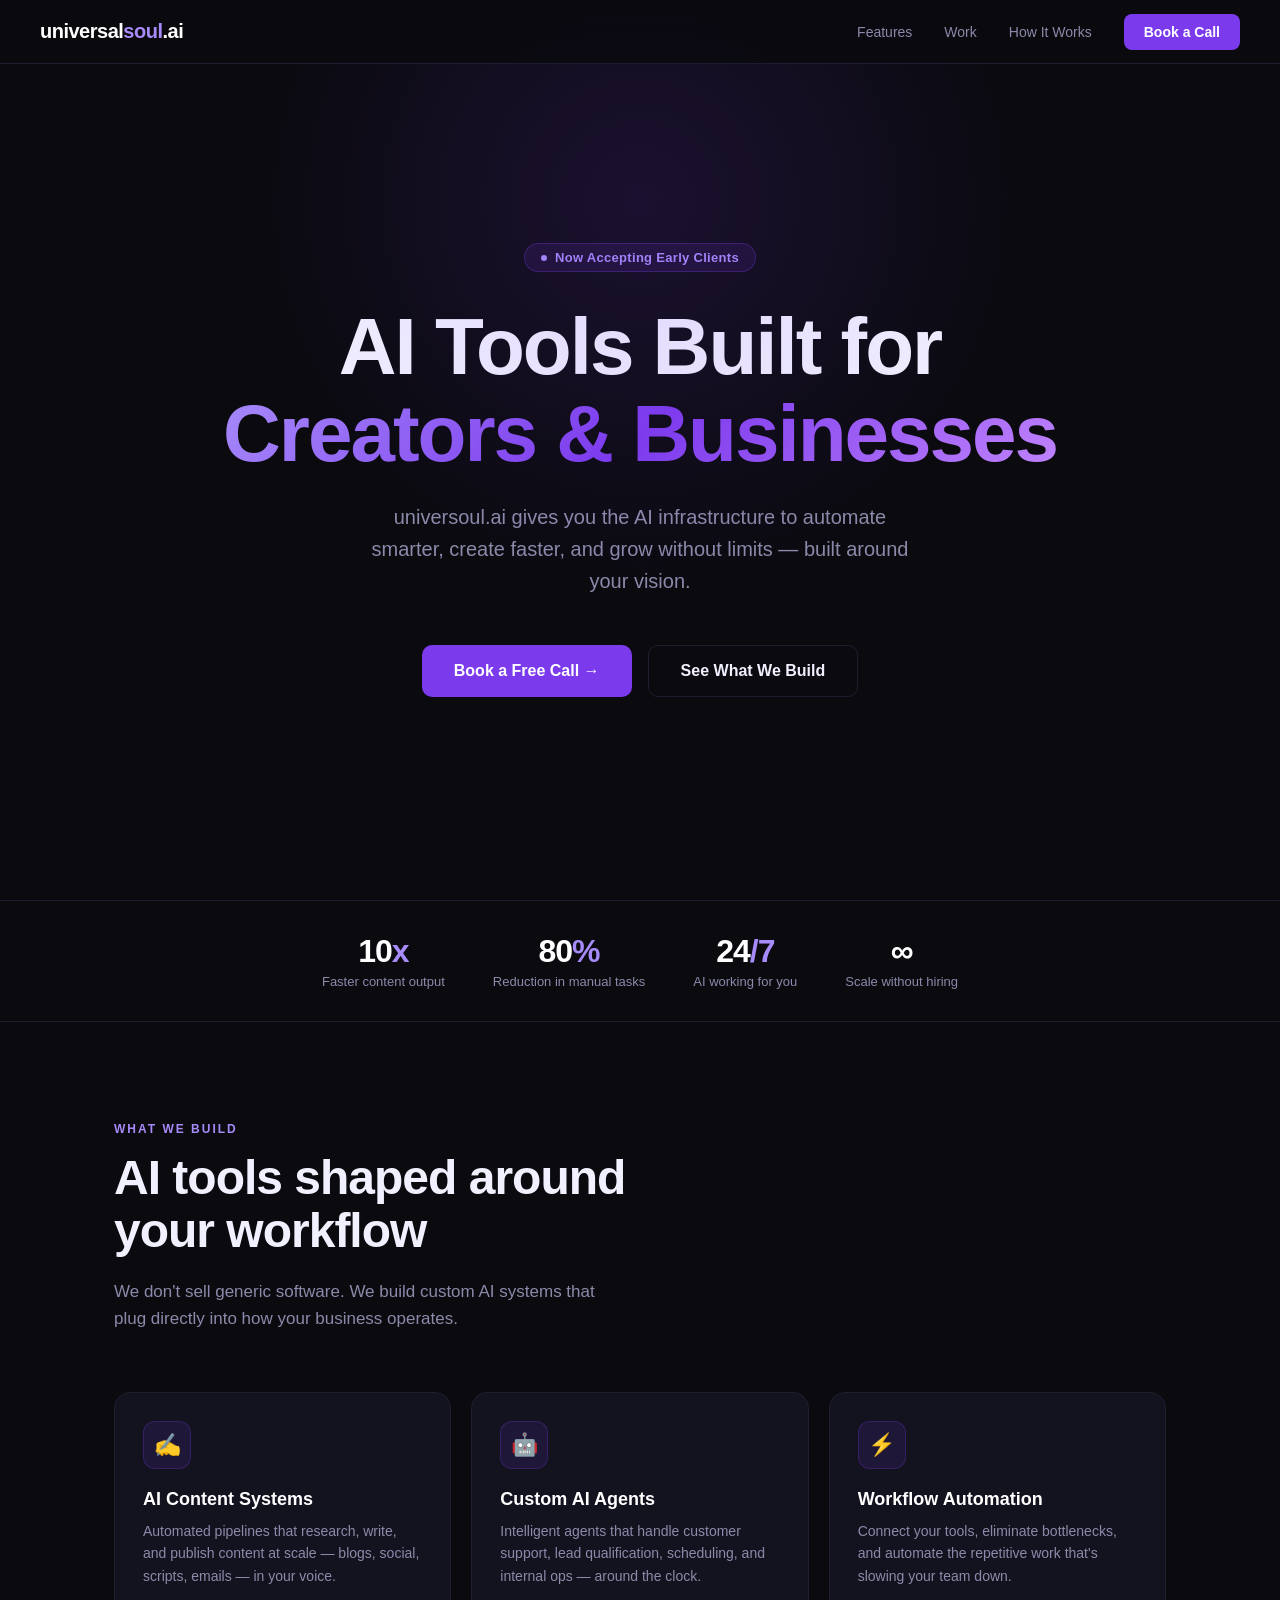
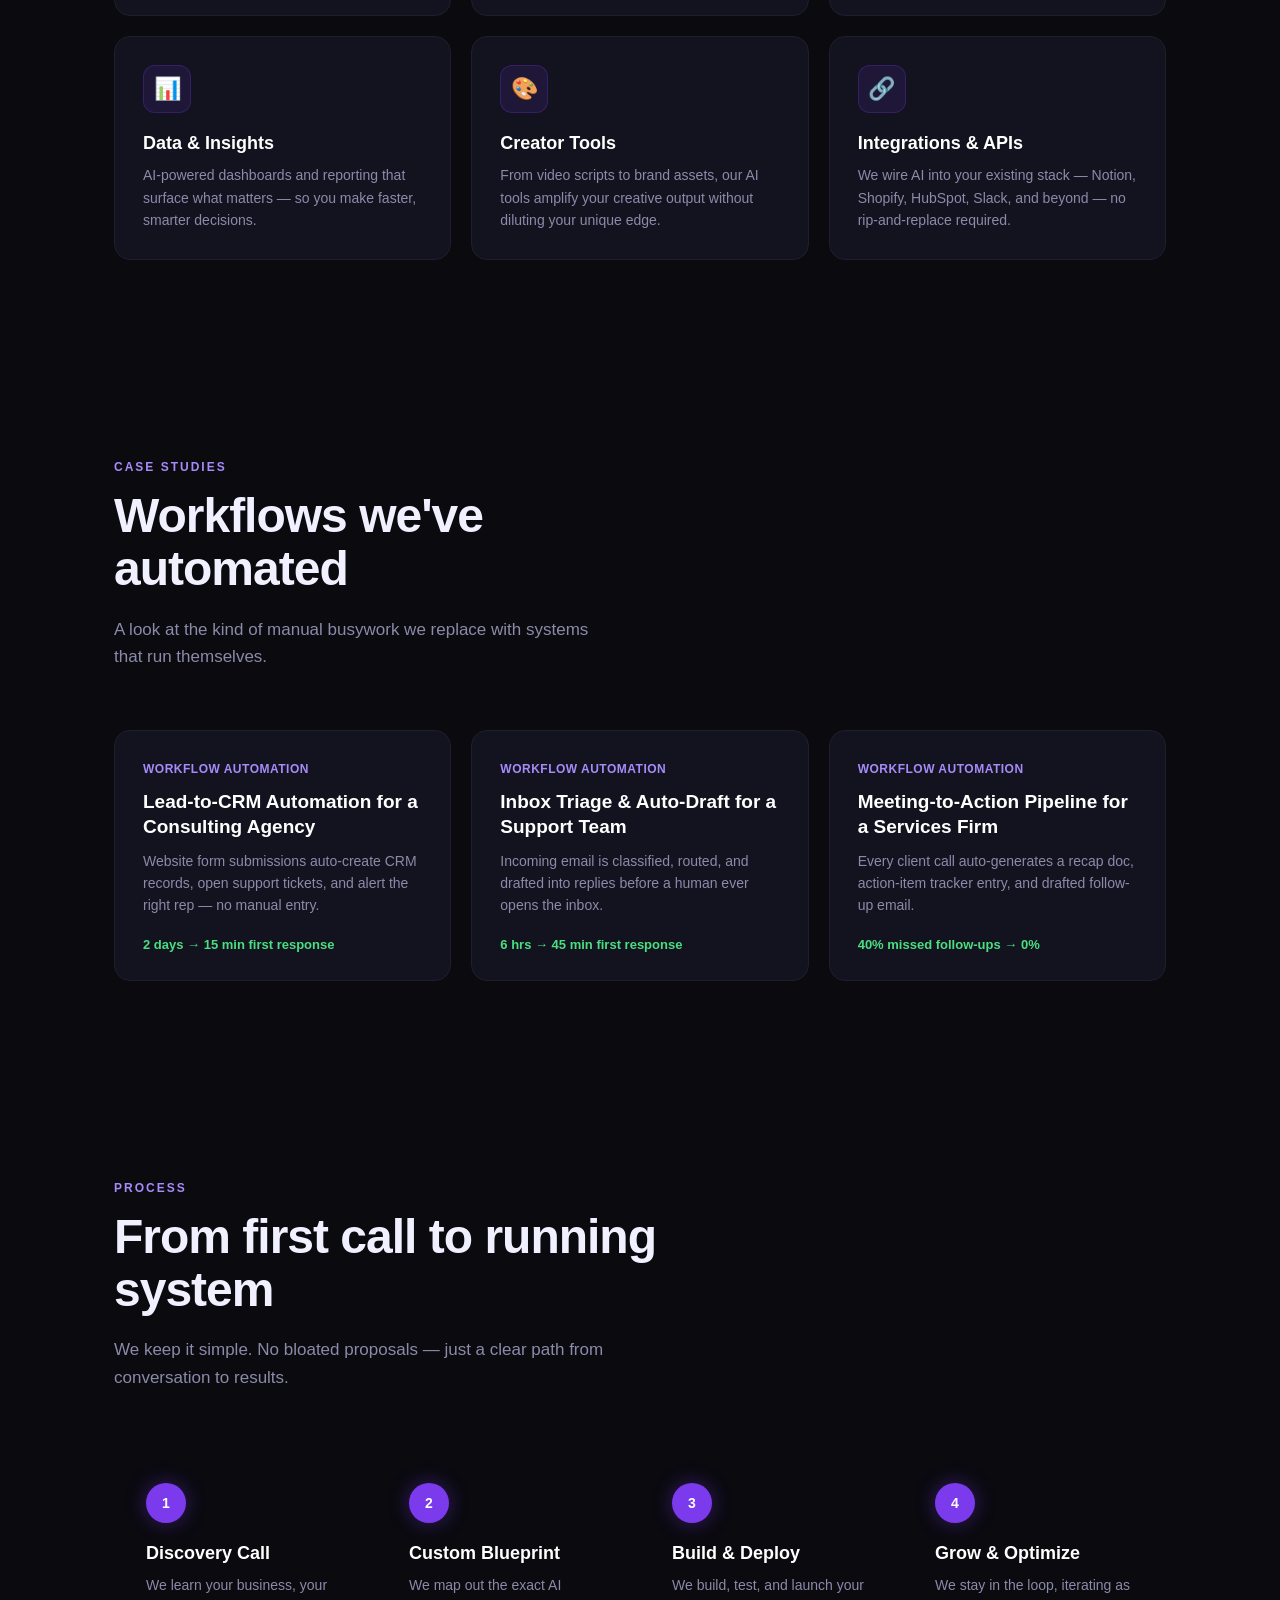
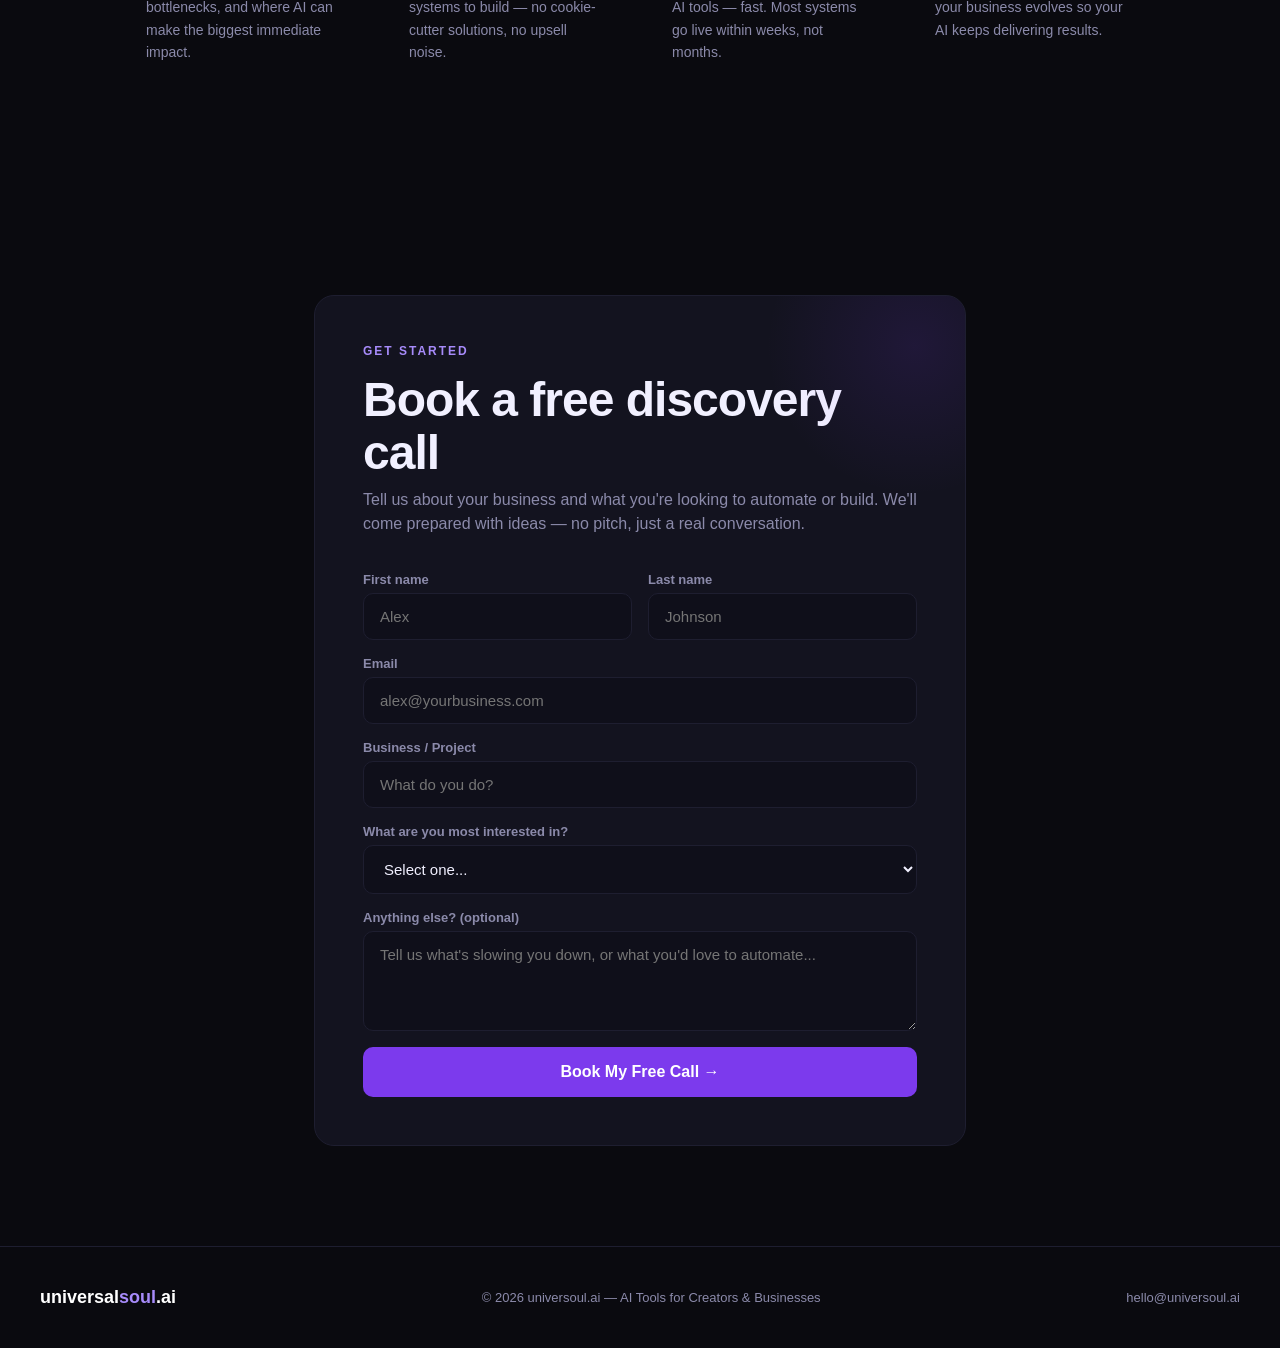
<file: index.html>
<!DOCTYPE html>
<html lang="en">
<head>
  <meta charset="UTF-8">
  <meta name="viewport" content="width=device-width, initial-scale=1">
  <meta name="description" content="universoul.ai — AI tools built for creators and businesses. Automate smarter. Create faster. Grow without limits.">
  <meta name="theme-color" content="#0a0a0f">
  <title>universoul.ai — AI Tools for Creators & Businesses</title>
  <style>
    *, *::before, *::after { margin: 0; padding: 0; box-sizing: border-box; }

    :root {
      --bg: #0a0a0f;
      --bg2: #0f0f1a;
      --card: #13131f;
      --border: #1e1e30;
      --accent: #7c3aed;
      --accent2: #a78bfa;
      --glow: rgba(124, 58, 237, 0.4);
      --text: #f1f0ff;
      --muted: #8b8aaa;
      --white: #ffffff;
    }

    html { scroll-behavior: smooth; }

    body {
      font-family: -apple-system, BlinkMacSystemFont, 'Segoe UI', Inter, sans-serif;
      background: var(--bg);
      color: var(--text);
      overflow-x: hidden;
    }

    /* ── NAV ── */
    nav {
      position: fixed;
      top: 0;
      left: 0;
      right: 0;
      z-index: 100;
      display: flex;
      justify-content: space-between;
      align-items: center;
      padding: 20px 40px;
      background: rgba(10, 10, 15, 0.85);
      backdrop-filter: blur(16px);
      border-bottom: 1px solid var(--border);
    }

    .nav-logo {
      font-size: 20px;
      font-weight: 700;
      letter-spacing: -0.5px;
      color: var(--white);
    }

    .nav-logo span { color: var(--accent2); }

    .nav-links {
      display: flex;
      gap: 32px;
      list-style: none;
    }

    .nav-links a {
      color: var(--muted);
      text-decoration: none;
      font-size: 14px;
      font-weight: 500;
      transition: color 0.2s;
    }

    .nav-links a:hover { color: var(--text); }

    .nav-cta {
      background: var(--accent);
      color: var(--white) !important;
      padding: 10px 20px;
      border-radius: 8px;
      font-weight: 600 !important;
      transition: background 0.2s, box-shadow 0.2s !important;
    }

    .nav-cta:hover {
      background: #6d28d9 !important;
      box-shadow: 0 0 20px var(--glow);
      color: var(--white) !important;
    }

    /* ── HERO ── */
    .hero {
      min-height: 100vh;
      display: flex;
      flex-direction: column;
      align-items: center;
      justify-content: center;
      text-align: center;
      padding: 120px 24px 80px;
      position: relative;
      overflow: hidden;
    }

    .hero::before {
      content: '';
      position: absolute;
      top: -200px;
      left: 50%;
      transform: translateX(-50%);
      width: 800px;
      height: 800px;
      background: radial-gradient(circle, rgba(124, 58, 237, 0.15) 0%, transparent 70%);
      pointer-events: none;
    }

    .hero-badge {
      display: inline-flex;
      align-items: center;
      gap: 8px;
      background: rgba(124, 58, 237, 0.12);
      border: 1px solid rgba(124, 58, 237, 0.3);
      color: var(--accent2);
      padding: 6px 16px;
      border-radius: 100px;
      font-size: 13px;
      font-weight: 600;
      margin-bottom: 32px;
      letter-spacing: 0.3px;
    }

    .hero-badge::before {
      content: '';
      width: 6px;
      height: 6px;
      border-radius: 50%;
      background: var(--accent2);
      animation: pulse 2s infinite;
    }

    @keyframes pulse {
      0%, 100% { opacity: 1; transform: scale(1); }
      50% { opacity: 0.5; transform: scale(0.8); }
    }

    h1 {
      font-size: clamp(40px, 7vw, 80px);
      font-weight: 800;
      line-height: 1.08;
      letter-spacing: -2px;
      max-width: 900px;
      margin-bottom: 24px;
    }

    h1 .gradient {
      background: linear-gradient(135deg, #a78bfa, #7c3aed, #c084fc);
      -webkit-background-clip: text;
      -webkit-text-fill-color: transparent;
      background-clip: text;
    }

    .hero-sub {
      font-size: clamp(16px, 2vw, 20px);
      color: var(--muted);
      max-width: 560px;
      line-height: 1.6;
      margin-bottom: 48px;
    }

    .hero-actions {
      display: flex;
      gap: 16px;
      flex-wrap: wrap;
      justify-content: center;
    }

    .btn-primary {
      display: inline-flex;
      align-items: center;
      gap: 8px;
      background: var(--accent);
      color: var(--white);
      padding: 16px 32px;
      border-radius: 10px;
      font-size: 16px;
      font-weight: 700;
      text-decoration: none;
      transition: background 0.2s, box-shadow 0.2s, transform 0.1s;
      border: none;
      cursor: pointer;
    }

    .btn-primary:hover {
      background: #6d28d9;
      box-shadow: 0 0 30px var(--glow);
      transform: translateY(-1px);
    }

    .btn-secondary {
      display: inline-flex;
      align-items: center;
      gap: 8px;
      background: transparent;
      color: var(--text);
      padding: 16px 32px;
      border-radius: 10px;
      font-size: 16px;
      font-weight: 600;
      text-decoration: none;
      border: 1px solid var(--border);
      transition: border-color 0.2s, background 0.2s;
      cursor: pointer;
    }

    .btn-secondary:hover {
      border-color: var(--accent2);
      background: rgba(124, 58, 237, 0.06);
    }

    /* ── SOCIAL PROOF ── */
    .proof {
      padding: 32px 24px;
      display: flex;
      justify-content: center;
      gap: 48px;
      flex-wrap: wrap;
      border-top: 1px solid var(--border);
      border-bottom: 1px solid var(--border);
    }

    .proof-item {
      text-align: center;
    }

    .proof-item .num {
      font-size: 32px;
      font-weight: 800;
      color: var(--white);
      letter-spacing: -1px;
    }

    .proof-item .num span { color: var(--accent2); }

    .proof-item .label {
      font-size: 13px;
      color: var(--muted);
      margin-top: 4px;
    }

    /* ── SECTIONS ── */
    section {
      padding: 100px 24px;
      max-width: 1100px;
      margin: 0 auto;
    }

    .section-label {
      font-size: 12px;
      font-weight: 700;
      letter-spacing: 2px;
      text-transform: uppercase;
      color: var(--accent2);
      margin-bottom: 16px;
    }

    h2 {
      font-size: clamp(28px, 4vw, 48px);
      font-weight: 800;
      letter-spacing: -1px;
      line-height: 1.1;
      max-width: 600px;
      margin-bottom: 20px;
    }

    .section-sub {
      font-size: 17px;
      color: var(--muted);
      max-width: 500px;
      line-height: 1.6;
      margin-bottom: 60px;
    }

    /* ── FEATURES GRID ── */
    .features-grid {
      display: grid;
      grid-template-columns: repeat(auto-fit, minmax(300px, 1fr));
      gap: 20px;
    }

    .feature-card {
      background: var(--card);
      border: 1px solid var(--border);
      border-radius: 16px;
      padding: 28px;
      transition: border-color 0.2s, transform 0.2s;
    }

    .feature-card:hover {
      border-color: rgba(124, 58, 237, 0.4);
      transform: translateY(-2px);
    }

    .feature-icon {
      width: 48px;
      height: 48px;
      background: rgba(124, 58, 237, 0.12);
      border: 1px solid rgba(124, 58, 237, 0.25);
      border-radius: 12px;
      display: flex;
      align-items: center;
      justify-content: center;
      font-size: 22px;
      margin-bottom: 20px;
    }

    .feature-card h3 {
      font-size: 18px;
      font-weight: 700;
      margin-bottom: 10px;
      color: var(--white);
    }

    .feature-card p {
      font-size: 14px;
      color: var(--muted);
      line-height: 1.6;
    }

    /* ── WORK ── */
    .work-grid {
      display: grid;
      grid-template-columns: repeat(auto-fit, minmax(300px, 1fr));
      gap: 20px;
    }

    .work-card {
      display: block;
      background: var(--card);
      border: 1px solid var(--border);
      border-radius: 16px;
      padding: 28px;
      text-decoration: none;
      color: inherit;
      transition: border-color 0.2s, transform 0.2s;
    }

    .work-card:hover {
      border-color: rgba(124, 58, 237, 0.4);
      transform: translateY(-2px);
    }

    .work-card .work-tag {
      display: inline-block;
      font-size: 12px;
      font-weight: 700;
      letter-spacing: 0.5px;
      text-transform: uppercase;
      color: var(--accent2);
      margin-bottom: 14px;
    }

    .work-card h3 {
      font-size: 19px;
      font-weight: 700;
      margin-bottom: 10px;
      color: var(--white);
      line-height: 1.3;
    }

    .work-card p {
      font-size: 14px;
      color: var(--muted);
      line-height: 1.6;
      margin-bottom: 20px;
    }

    .work-card .work-result {
      font-size: 13px;
      font-weight: 600;
      color: #4ade80;
    }

    .work-card .work-link {
      font-size: 14px;
      font-weight: 600;
      color: var(--accent2);
    }

    /* ── HOW IT WORKS ── */
    .steps {
      display: grid;
      grid-template-columns: repeat(auto-fit, minmax(240px, 1fr));
      gap: 0;
      position: relative;
    }

    .step {
      padding: 32px;
      position: relative;
    }

    .step-num {
      width: 40px;
      height: 40px;
      border-radius: 50%;
      background: var(--accent);
      color: var(--white);
      font-size: 14px;
      font-weight: 800;
      display: flex;
      align-items: center;
      justify-content: center;
      margin-bottom: 20px;
      box-shadow: 0 0 20px var(--glow);
    }

    .step h3 {
      font-size: 18px;
      font-weight: 700;
      margin-bottom: 10px;
      color: var(--white);
    }

    .step p {
      font-size: 14px;
      color: var(--muted);
      line-height: 1.6;
    }

    /* ── CONTACT ── */
    #contact {
      max-width: 700px;
    }

    .contact-card {
      background: var(--card);
      border: 1px solid var(--border);
      border-radius: 20px;
      padding: 48px;
      position: relative;
      overflow: hidden;
    }

    .contact-card::before {
      content: '';
      position: absolute;
      top: -100px;
      right: -100px;
      width: 300px;
      height: 300px;
      background: radial-gradient(circle, rgba(124, 58, 237, 0.12) 0%, transparent 70%);
      pointer-events: none;
    }

    .contact-card h2 {
      margin-bottom: 8px;
    }

    .contact-card .sub {
      color: var(--muted);
      font-size: 16px;
      margin-bottom: 36px;
      line-height: 1.5;
    }

    .form-row {
      display: grid;
      grid-template-columns: 1fr 1fr;
      gap: 16px;
      margin-bottom: 16px;
    }

    .form-group {
      display: flex;
      flex-direction: column;
      gap: 6px;
      margin-bottom: 16px;
    }

    label {
      font-size: 13px;
      font-weight: 600;
      color: var(--muted);
    }

    input, textarea, select {
      background: var(--bg2);
      border: 1px solid var(--border);
      border-radius: 10px;
      padding: 14px 16px;
      color: var(--text);
      font-size: 15px;
      font-family: inherit;
      transition: border-color 0.2s;
      outline: none;
      width: 100%;
    }

    input:focus, textarea:focus, select:focus {
      border-color: var(--accent2);
    }

    textarea { resize: vertical; min-height: 100px; }

    select option { background: var(--bg2); }

    .form-submit {
      margin-top: 8px;
    }

    .success-msg {
      display: none;
      background: rgba(34, 197, 94, 0.1);
      border: 1px solid rgba(34, 197, 94, 0.3);
      color: #4ade80;
      padding: 16px 20px;
      border-radius: 10px;
      font-size: 15px;
      font-weight: 600;
      text-align: center;
      margin-top: 16px;
    }

    /* ── FOOTER ── */
    footer {
      border-top: 1px solid var(--border);
      padding: 40px 40px;
      display: flex;
      justify-content: space-between;
      align-items: center;
      flex-wrap: wrap;
      gap: 16px;
    }

    footer .logo {
      font-size: 18px;
      font-weight: 700;
      color: var(--white);
    }

    footer .logo span { color: var(--accent2); }

    footer p {
      font-size: 13px;
      color: var(--muted);
    }

    /* ── MOBILE ── */
    @media (max-width: 640px) {
      nav { padding: 16px 20px; }
      .nav-links { display: none; }
      .form-row { grid-template-columns: 1fr; }
      .contact-card { padding: 32px 24px; }
      footer { flex-direction: column; text-align: center; }
    }
  </style>
</head>
<body>

  <!-- NAV -->
  <nav>
    <div class="nav-logo">universal<span>soul</span>.ai</div>
    <ul class="nav-links">
      <li><a href="#features">Features</a></li>
      <li><a href="#work">Work</a></li>
      <li><a href="#how">How It Works</a></li>
      <li><a href="#contact" class="nav-cta">Book a Call</a></li>
    </ul>
  </nav>

  <!-- HERO -->
  <section class="hero">
    <div class="hero-badge">Now Accepting Early Clients</div>
    <h1>AI Tools Built for<br><span class="gradient">Creators & Businesses</span></h1>
    <p class="hero-sub">universoul.ai gives you the AI infrastructure to automate smarter, create faster, and grow without limits — built around your vision.</p>
    <div class="hero-actions">
      <a href="#contact" class="btn-primary">Book a Free Call →</a>
      <a href="#features" class="btn-secondary">See What We Build</a>
    </div>
  </section>

  <!-- PROOF -->
  <div class="proof">
    <div class="proof-item">
      <div class="num">10<span>x</span></div>
      <div class="label">Faster content output</div>
    </div>
    <div class="proof-item">
      <div class="num">80<span>%</span></div>
      <div class="label">Reduction in manual tasks</div>
    </div>
    <div class="proof-item">
      <div class="num">24<span>/7</span></div>
      <div class="label">AI working for you</div>
    </div>
    <div class="proof-item">
      <div class="num">∞</div>
      <div class="label">Scale without hiring</div>
    </div>
  </div>

  <!-- FEATURES -->
  <section id="features">
    <div class="section-label">What We Build</div>
    <h2>AI tools shaped around your workflow</h2>
    <p class="section-sub">We don't sell generic software. We build custom AI systems that plug directly into how your business operates.</p>
    <div class="features-grid">
      <div class="feature-card">
        <div class="feature-icon">✍️</div>
        <h3>AI Content Systems</h3>
        <p>Automated pipelines that research, write, and publish content at scale — blogs, social, scripts, emails — in your voice.</p>
      </div>
      <div class="feature-card">
        <div class="feature-icon">🤖</div>
        <h3>Custom AI Agents</h3>
        <p>Intelligent agents that handle customer support, lead qualification, scheduling, and internal ops — around the clock.</p>
      </div>
      <div class="feature-card">
        <div class="feature-icon">⚡</div>
        <h3>Workflow Automation</h3>
        <p>Connect your tools, eliminate bottlenecks, and automate the repetitive work that's slowing your team down.</p>
      </div>
      <div class="feature-card">
        <div class="feature-icon">📊</div>
        <h3>Data & Insights</h3>
        <p>AI-powered dashboards and reporting that surface what matters — so you make faster, smarter decisions.</p>
      </div>
      <div class="feature-card">
        <div class="feature-icon">🎨</div>
        <h3>Creator Tools</h3>
        <p>From video scripts to brand assets, our AI tools amplify your creative output without diluting your unique edge.</p>
      </div>
      <div class="feature-card">
        <div class="feature-icon">🔗</div>
        <h3>Integrations & APIs</h3>
        <p>We wire AI into your existing stack — Notion, Shopify, HubSpot, Slack, and beyond — no rip-and-replace required.</p>
      </div>
    </div>
  </section>

  <!-- WORK -->
  <section id="work">
    <div class="section-label">Case Studies</div>
    <h2>Workflows we've automated</h2>
    <p class="section-sub">A look at the kind of manual busywork we replace with systems that run themselves.</p>
    <div class="work-grid">
      <a href="work-lead-crm.html" class="work-card">
        <div class="work-tag">Workflow Automation</div>
        <h3>Lead-to-CRM Automation for a Consulting Agency</h3>
        <p>Website form submissions auto-create CRM records, open support tickets, and alert the right rep — no manual entry.</p>
        <div class="work-result">2 days → 15 min first response</div>
      </a>
      <a href="work-inbox-triage.html" class="work-card">
        <div class="work-tag">Workflow Automation</div>
        <h3>Inbox Triage & Auto-Draft for a Support Team</h3>
        <p>Incoming email is classified, routed, and drafted into replies before a human ever opens the inbox.</p>
        <div class="work-result">6 hrs → 45 min first response</div>
      </a>
      <a href="work-meeting-pipeline.html" class="work-card">
        <div class="work-tag">Workflow Automation</div>
        <h3>Meeting-to-Action Pipeline for a Services Firm</h3>
        <p>Every client call auto-generates a recap doc, action-item tracker entry, and drafted follow-up email.</p>
        <div class="work-result">40% missed follow-ups → 0%</div>
      </a>
    </div>
  </section>

  <!-- HOW IT WORKS -->
  <section id="how" style="max-width:1100px">
    <div class="section-label">Process</div>
    <h2>From first call to running system</h2>
    <p class="section-sub">We keep it simple. No bloated proposals — just a clear path from conversation to results.</p>
    <div class="steps">
      <div class="step">
        <div class="step-num">1</div>
        <h3>Discovery Call</h3>
        <p>We learn your business, your bottlenecks, and where AI can make the biggest immediate impact.</p>
      </div>
      <div class="step">
        <div class="step-num">2</div>
        <h3>Custom Blueprint</h3>
        <p>We map out the exact AI systems to build — no cookie-cutter solutions, no upsell noise.</p>
      </div>
      <div class="step">
        <div class="step-num">3</div>
        <h3>Build & Deploy</h3>
        <p>We build, test, and launch your AI tools — fast. Most systems go live within weeks, not months.</p>
      </div>
      <div class="step">
        <div class="step-num">4</div>
        <h3>Grow & Optimize</h3>
        <p>We stay in the loop, iterating as your business evolves so your AI keeps delivering results.</p>
      </div>
    </div>
  </section>

  <!-- CONTACT -->
  <section id="contact">
    <div class="contact-card">
      <div class="section-label">Get Started</div>
      <h2>Book a free discovery call</h2>
      <p class="sub">Tell us about your business and what you're looking to automate or build. We'll come prepared with ideas — no pitch, just a real conversation.</p>
      <form id="contactForm" onsubmit="handleSubmit(event)">
        <div class="form-row">
          <div class="form-group" style="margin-bottom:0">
            <label for="fname">First name</label>
            <input type="text" id="fname" placeholder="Alex" required>
          </div>
          <div class="form-group" style="margin-bottom:0">
            <label for="lname">Last name</label>
            <input type="text" id="lname" placeholder="Johnson" required>
          </div>
        </div>
        <div class="form-group">
          <label for="email">Email</label>
          <input type="email" id="email" placeholder="alex@yourbusiness.com" required>
        </div>
        <div class="form-group">
          <label for="biz">Business / Project</label>
          <input type="text" id="biz" placeholder="What do you do?">
        </div>
        <div class="form-group">
          <label for="interest">What are you most interested in?</label>
          <select id="interest">
            <option value="">Select one...</option>
            <option>AI Content Systems</option>
            <option>Custom AI Agents</option>
            <option>Workflow Automation</option>
            <option>Creator Tools</option>
            <option>Data & Insights</option>
            <option>Not sure yet — let's talk</option>
          </select>
        </div>
        <div class="form-group">
          <label for="msg">Anything else? (optional)</label>
          <textarea id="msg" placeholder="Tell us what's slowing you down, or what you'd love to automate..."></textarea>
        </div>
        <div class="form-submit">
          <button type="submit" class="btn-primary" style="width:100%;justify-content:center">Book My Free Call →</button>
        </div>
        <div class="success-msg" id="successMsg">🎉 We got it! Expect a reply within 24 hours.</div>
      </form>
    </div>
  </section>

  <!-- FOOTER -->
  <footer>
    <div class="logo">universal<span>soul</span>.ai</div>
    <p>© 2026 universoul.ai — AI Tools for Creators & Businesses</p>
    <p>hello@universoul.ai</p>
  </footer>

  <script>
    function handleSubmit(e) {
      e.preventDefault();
      const btn = e.target.querySelector('button[type=submit]');
      btn.textContent = 'Sending...';
      btn.disabled = true;
      setTimeout(() => {
        document.getElementById('contactForm').style.display = 'none';
        document.getElementById('successMsg').style.display = 'block';
      }, 800);
    }
  </script>

</body>
</html>
</file>
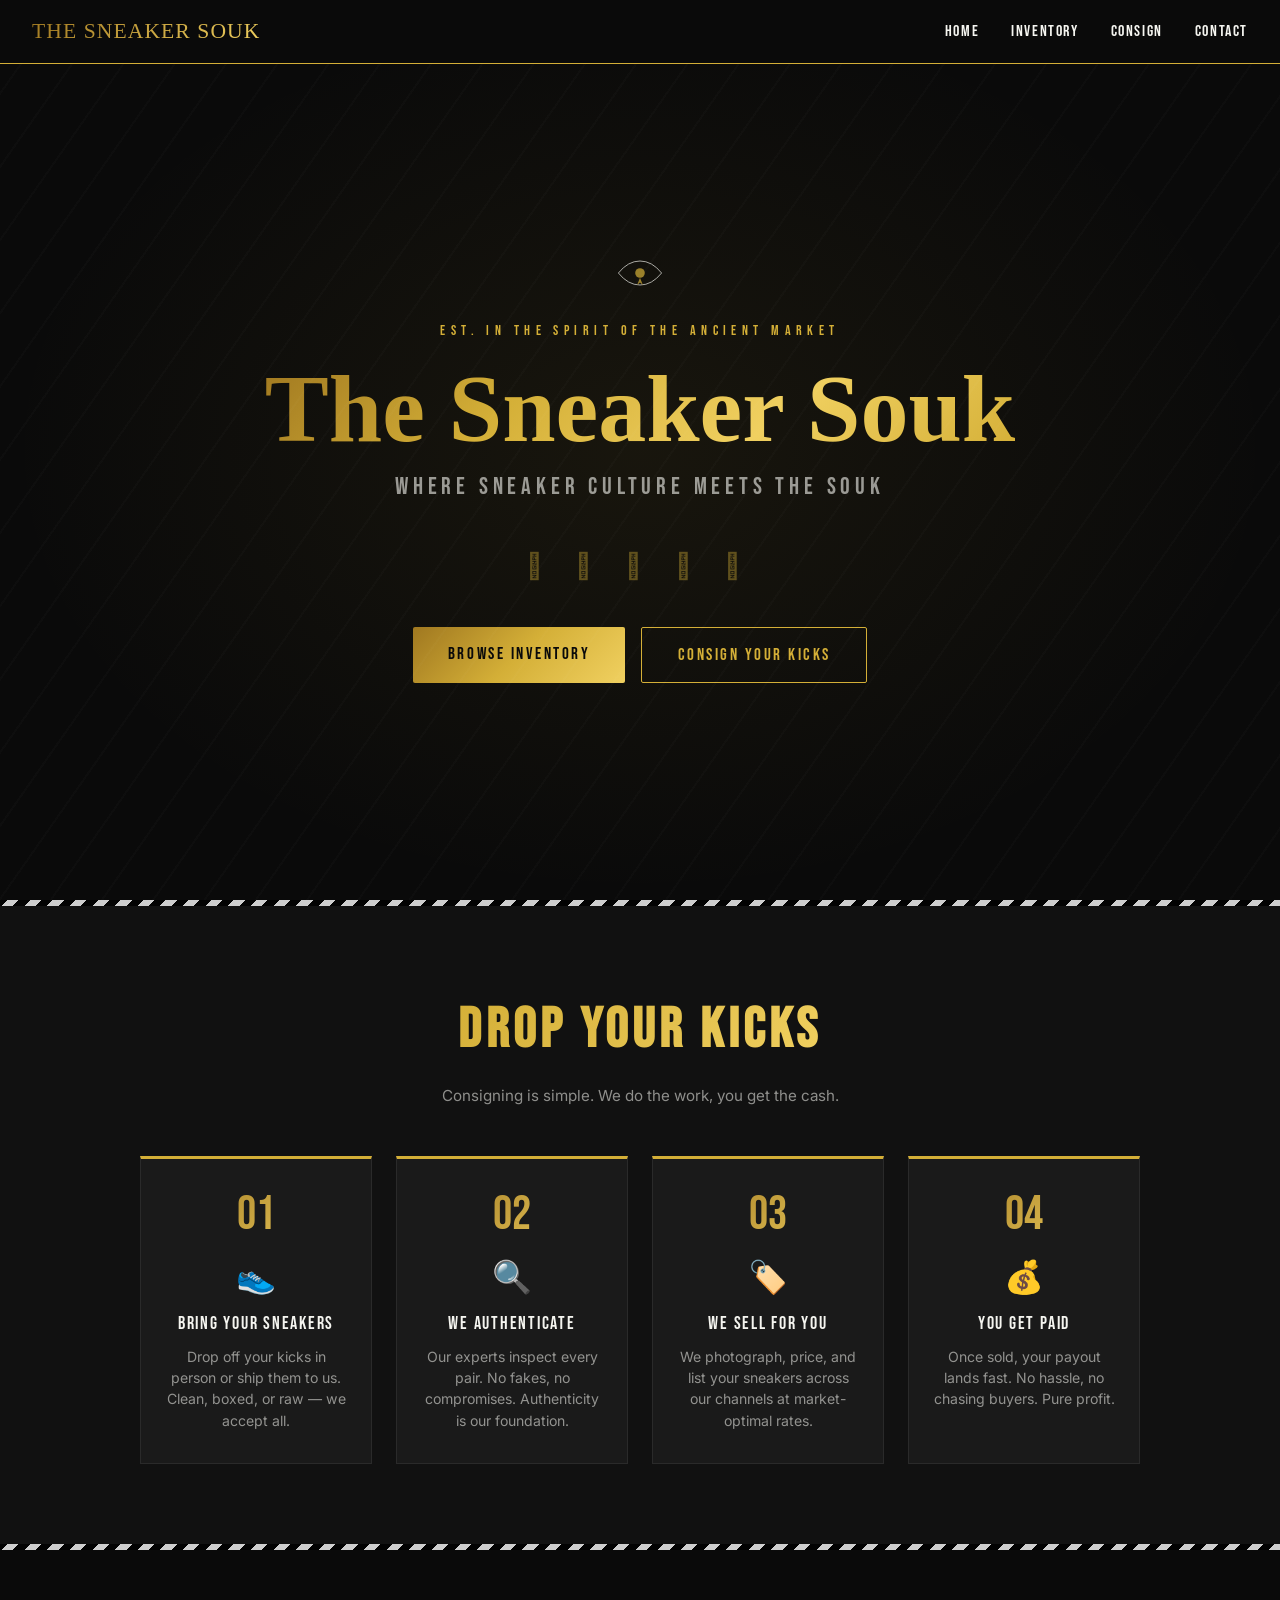
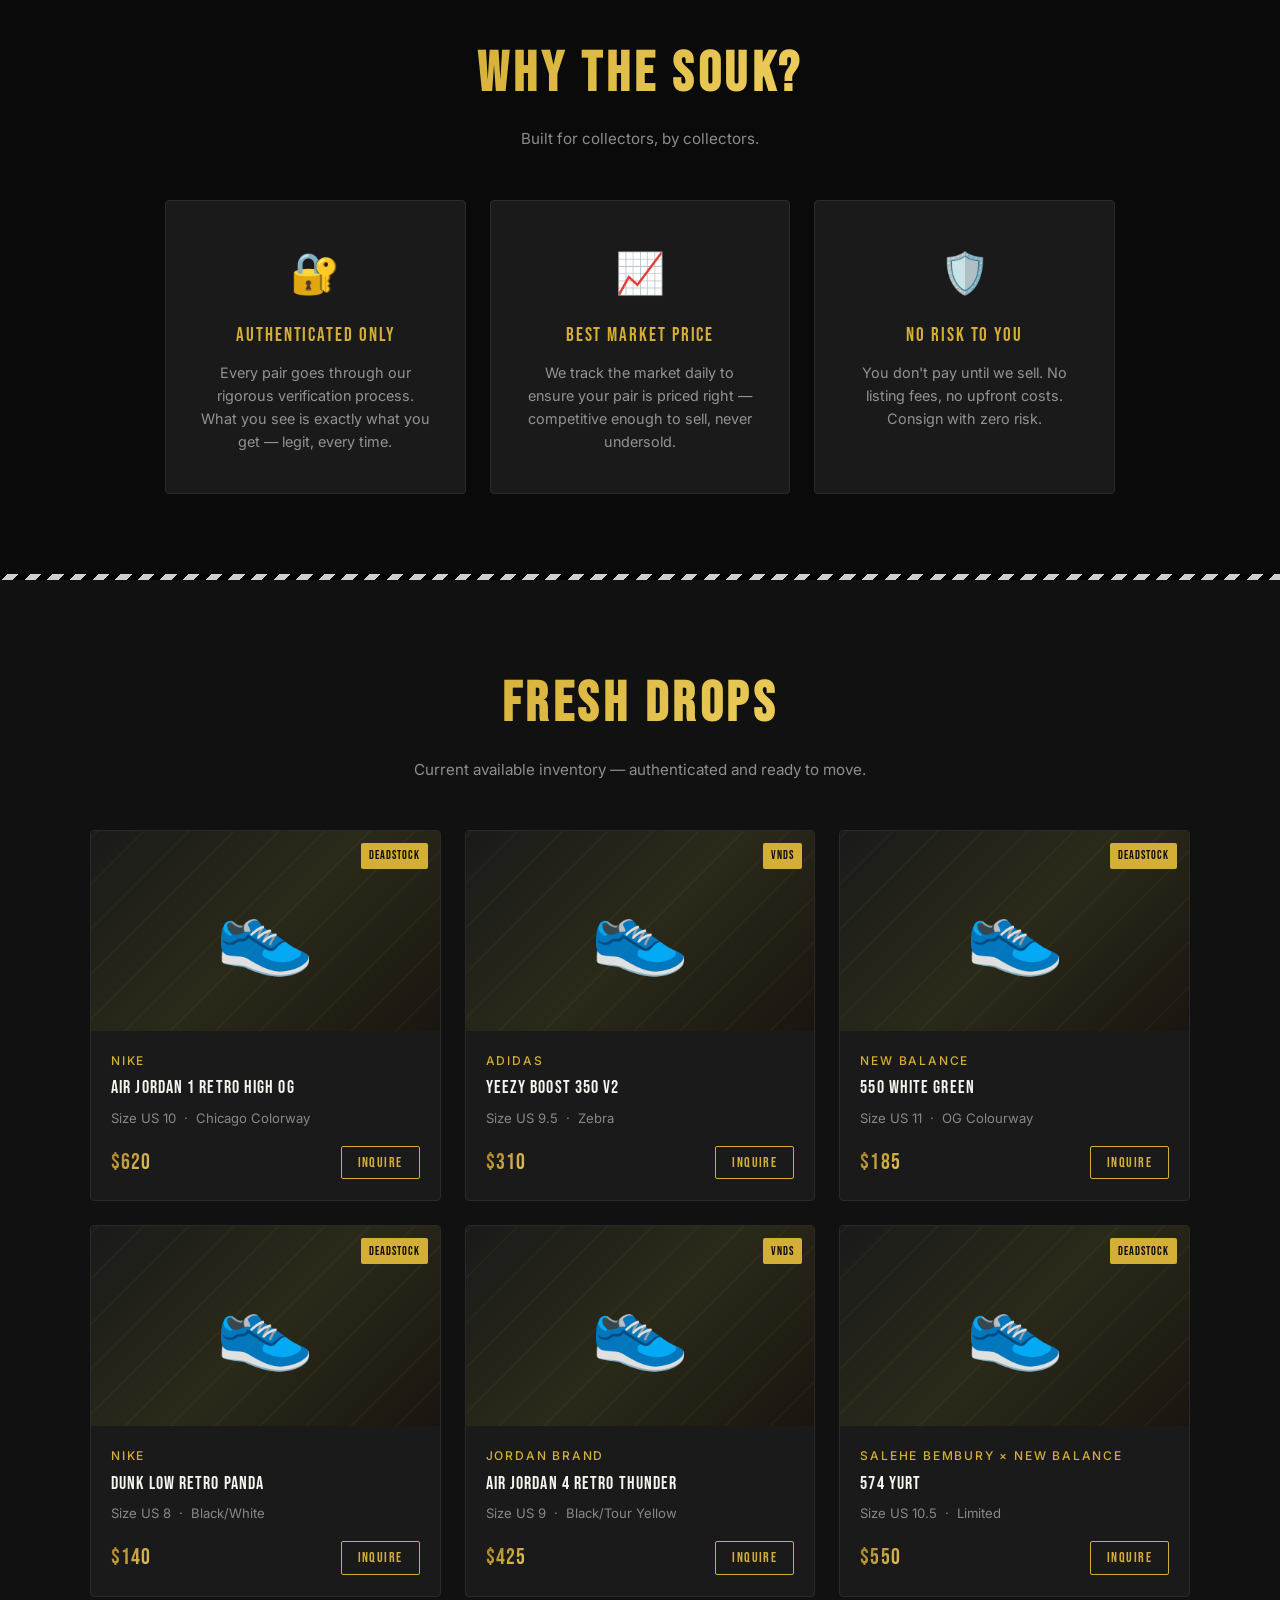
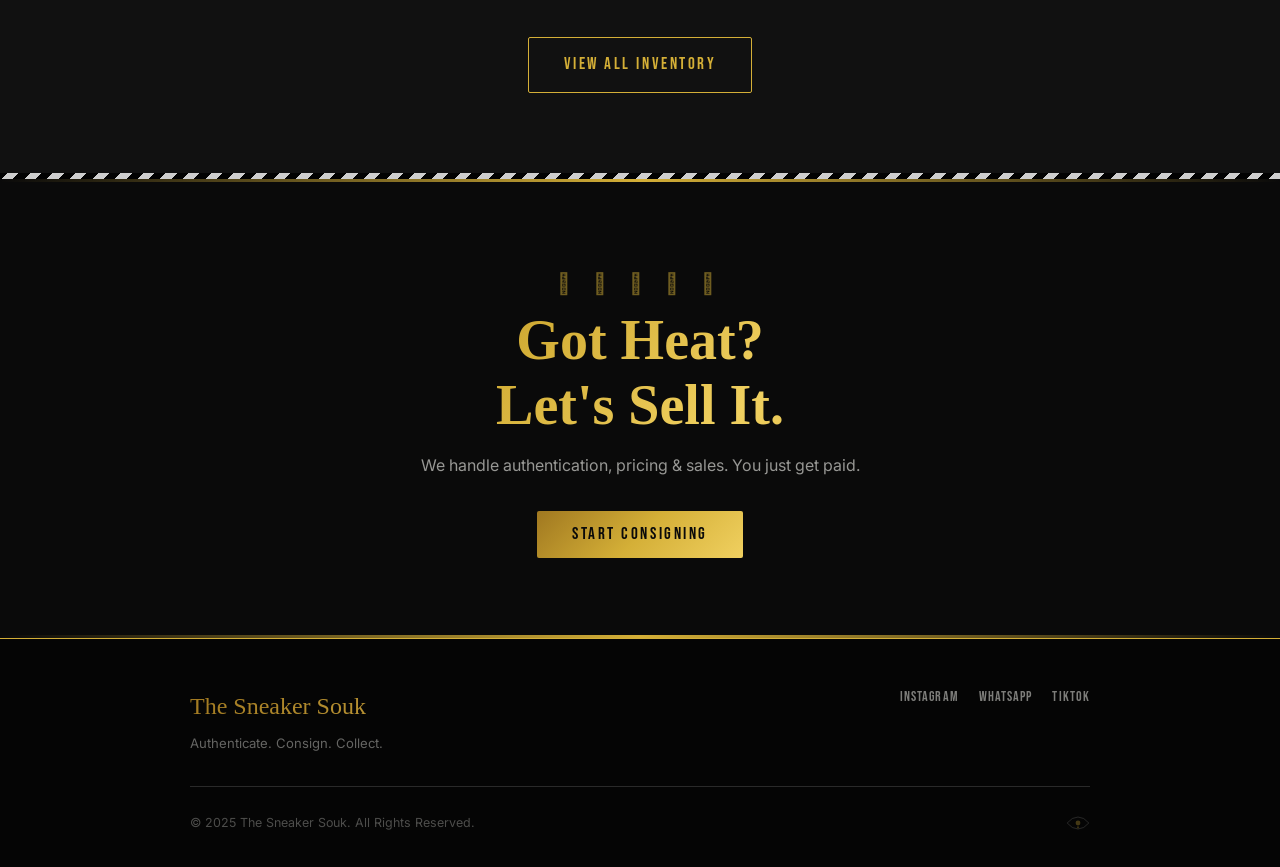
<file: sneaker-souk.html>
<!DOCTYPE html>
<html lang="en">
<head>
  <meta charset="UTF-8" />
  <meta name="viewport" content="width=device-width, initial-scale=1.0" />
  <title>The Sneaker Souk — Authenticate. Consign. Collect.</title>
  <link rel="preconnect" href="https://fonts.googleapis.com" />
  <link rel="preconnect" href="https://fonts.gstatic.com" crossorigin />
  <link href="https://fonts.googleapis.com/css2?family=Permanent+Marker&family=Bebas+Neue&family=Inter:wght@300;400;500;600&display=swap" rel="stylesheet" />
  <style>
    *, *::before, *::after { box-sizing: border-box; margin: 0; padding: 0; }

    :root {
      --black:      #0a0a0a;
      --gray:       #111111;
      --gray-2:     #1a1a1a;
      --border:     #2a2a2a;
      --gold:       #D4AF37;
      --gold-light: #F0D060;
      --gold-dark:  #A07820;
      --white:      #F5F5F0;
    }

    html { scroll-behavior: smooth; }

    body {
      background: var(--black);
      color: var(--white);
      font-family: 'Inter', sans-serif;
      line-height: 1.6;
      overflow-x: hidden;
    }

    /* ── UTILS ── */
    .gold-text {
      background: linear-gradient(135deg, var(--gold-dark), var(--gold), var(--gold-light), var(--gold));
      -webkit-background-clip: text;
      background-clip: text;
      -webkit-text-fill-color: transparent;
    }

    .zebra-bar {
      height: 6px;
      background: repeating-linear-gradient(
        -45deg,
        #fff 0px, #fff 8px,
        #000 8px, #000 16px
      );
      opacity: 0.8;
    }

    .hiero-divider {
      text-align: center;
      font-size: 1.3rem;
      color: var(--gold);
      opacity: 0.5;
      letter-spacing: 0.5rem;
      user-select: none;
      padding: 0.5rem 0;
    }

    /* ── NAV ── */
    nav {
      position: fixed;
      top: 0; left: 0; right: 0;
      z-index: 100;
      background: rgba(10,10,10,0.9);
      border-bottom: 1px solid var(--gold);
      padding: 0 2rem;
      display: flex;
      align-items: center;
      justify-content: space-between;
      height: 64px;
      transition: backdrop-filter 0.3s;
    }

    nav.scrolled {
      backdrop-filter: blur(12px);
      background: rgba(10,10,10,0.75);
    }

    .nav-logo {
      font-family: 'Permanent Marker', cursive;
      font-size: 1.35rem;
      background: linear-gradient(135deg, var(--gold-dark), var(--gold-light));
      -webkit-background-clip: text;
      background-clip: text;
      -webkit-text-fill-color: transparent;
      letter-spacing: 0.05em;
      text-decoration: none;
    }

    .nav-links {
      display: flex;
      gap: 2rem;
      list-style: none;
    }

    .nav-links a {
      color: var(--white);
      text-decoration: none;
      font-family: 'Bebas Neue', sans-serif;
      font-size: 1rem;
      letter-spacing: 0.1em;
      transition: color 0.2s;
    }

    .nav-links a:hover { color: var(--gold); }

    /* ── HERO ── */
    #home {
      position: relative;
      min-height: 100vh;
      display: flex;
      flex-direction: column;
      align-items: center;
      justify-content: center;
      text-align: center;
      padding: 6rem 2rem 4rem;
      overflow: hidden;
      background:
        radial-gradient(ellipse at center, rgba(212,175,55,0.07) 0%, transparent 70%),
        var(--black);
    }

    /* Diagonal zebra texture overlay */
    #home::before {
      content: '';
      position: absolute;
      inset: 0;
      background: repeating-linear-gradient(
        -55deg,
        transparent 0px, transparent 40px,
        rgba(255,255,255,0.015) 40px, rgba(255,255,255,0.015) 42px
      );
      pointer-events: none;
    }

    .hero-eyebrow {
      font-family: 'Bebas Neue', sans-serif;
      font-size: 0.85rem;
      letter-spacing: 0.4em;
      color: var(--gold);
      margin-bottom: 1rem;
    }

    .hero-title {
      font-family: 'Permanent Marker', cursive;
      font-size: clamp(2.8rem, 8vw, 6rem);
      line-height: 1.05;
      margin-bottom: 0.5rem;
    }

    .hero-subtitle {
      font-family: 'Bebas Neue', sans-serif;
      font-size: clamp(1rem, 2.5vw, 1.5rem);
      letter-spacing: 0.2em;
      color: rgba(245,245,240,0.6);
      margin-bottom: 2.5rem;
    }

    .hero-hiero {
      font-size: 1.6rem;
      color: var(--gold);
      opacity: 0.4;
      letter-spacing: 0.8rem;
      margin-bottom: 2.5rem;
    }

    .hero-btns {
      display: flex;
      gap: 1rem;
      flex-wrap: wrap;
      justify-content: center;
    }

    .btn-primary {
      background: linear-gradient(135deg, var(--gold-dark), var(--gold), var(--gold-light));
      color: var(--black);
      border: none;
      padding: 0.85rem 2.2rem;
      font-family: 'Bebas Neue', sans-serif;
      font-size: 1.05rem;
      letter-spacing: 0.15em;
      cursor: pointer;
      border-radius: 2px;
      transition: transform 0.2s, box-shadow 0.2s;
      text-decoration: none;
      display: inline-block;
    }

    .btn-primary:hover {
      transform: translateY(-2px);
      box-shadow: 0 8px 24px rgba(212,175,55,0.45);
    }

    .btn-outline {
      background: transparent;
      color: var(--gold);
      border: 1.5px solid var(--gold);
      padding: 0.85rem 2.2rem;
      font-family: 'Bebas Neue', sans-serif;
      font-size: 1.05rem;
      letter-spacing: 0.15em;
      cursor: pointer;
      border-radius: 2px;
      transition: transform 0.2s, box-shadow 0.2s, background 0.2s;
      text-decoration: none;
      display: inline-block;
    }

    .btn-outline:hover {
      background: rgba(212,175,55,0.1);
      transform: translateY(-2px);
      box-shadow: 0 8px 24px rgba(212,175,55,0.3);
    }

    /* Floating gold particles */
    .particles {
      position: absolute;
      inset: 0;
      pointer-events: none;
      overflow: hidden;
    }

    .particle {
      position: absolute;
      width: 3px;
      height: 3px;
      border-radius: 50%;
      background: var(--gold);
      opacity: 0;
      animation: float-up linear infinite;
    }

    @keyframes float-up {
      0%   { transform: translateY(0) scale(1);   opacity: 0; }
      10%  { opacity: 0.7; }
      90%  { opacity: 0.3; }
      100% { transform: translateY(-80vh) scale(0.3); opacity: 0; }
    }

    /* Eye of Horus SVG */
    .horus-eye {
      width: 48px;
      height: 48px;
      fill: var(--gold);
      opacity: 0.7;
      margin: 0 auto 1.5rem;
      display: block;
    }

    /* ── HOW IT WORKS ── */
    #consign {
      background: var(--gray);
      padding: 5rem 2rem;
    }

    .section-title {
      font-family: 'Bebas Neue', sans-serif;
      font-size: clamp(2.2rem, 5vw, 3.5rem);
      letter-spacing: 0.08em;
      text-align: center;
      margin-bottom: 0.5rem;
    }

    .section-sub {
      text-align: center;
      color: rgba(245,245,240,0.55);
      font-size: 0.95rem;
      margin-bottom: 3rem;
    }

    .steps-grid {
      display: grid;
      grid-template-columns: repeat(auto-fit, minmax(220px, 1fr));
      gap: 1.5rem;
      max-width: 1000px;
      margin: 0 auto;
    }

    .step-card {
      background: var(--gray-2);
      border: 1px solid var(--border);
      border-top: 3px solid var(--gold);
      padding: 2rem 1.5rem;
      text-align: center;
      transition: transform 0.2s, box-shadow 0.2s;
    }

    .step-card:hover {
      transform: translateY(-4px);
      box-shadow: 0 12px 32px rgba(212,175,55,0.18);
    }

    .step-num {
      font-family: 'Bebas Neue', sans-serif;
      font-size: 3rem;
      background: linear-gradient(135deg, var(--gold-dark), var(--gold-light));
      -webkit-background-clip: text;
      background-clip: text;
      -webkit-text-fill-color: transparent;
      line-height: 1;
      margin-bottom: 0.75rem;
    }

    .step-icon {
      font-size: 2rem;
      margin-bottom: 0.5rem;
    }

    .step-title {
      font-family: 'Bebas Neue', sans-serif;
      font-size: 1.1rem;
      letter-spacing: 0.1em;
      color: var(--white);
      margin-bottom: 0.5rem;
    }

    .step-desc {
      font-size: 0.88rem;
      color: rgba(245,245,240,0.55);
      line-height: 1.5;
    }

    /* ── WHY SOUK ── */
    #why {
      background: var(--black);
      padding: 5rem 2rem;
    }

    .why-grid {
      display: grid;
      grid-template-columns: repeat(auto-fit, minmax(260px, 1fr));
      gap: 1.5rem;
      max-width: 950px;
      margin: 0 auto;
    }

    .why-card {
      background: var(--gray-2);
      border: 1px solid var(--border);
      border-radius: 4px;
      padding: 2.5rem 2rem;
      text-align: center;
      transition: box-shadow 0.3s;
    }

    .why-card:hover {
      box-shadow: 0 0 28px rgba(212,175,55,0.22);
    }

    .why-icon {
      font-size: 2.5rem;
      margin-bottom: 1rem;
    }

    .why-title {
      font-family: 'Bebas Neue', sans-serif;
      font-size: 1.2rem;
      letter-spacing: 0.1em;
      color: var(--gold);
      margin-bottom: 0.6rem;
    }

    .why-desc {
      font-size: 0.9rem;
      color: rgba(245,245,240,0.55);
      line-height: 1.6;
    }

    /* ── INVENTORY ── */
    #inventory {
      background: var(--gray);
      padding: 5rem 2rem;
    }

    .inventory-grid {
      display: grid;
      grid-template-columns: repeat(auto-fill, minmax(280px, 1fr));
      gap: 1.5rem;
      max-width: 1100px;
      margin: 0 auto 2.5rem;
    }

    .sneaker-card {
      background: var(--gray-2);
      border: 1px solid var(--border);
      border-radius: 4px;
      overflow: hidden;
      transition: transform 0.2s, box-shadow 0.2s;
    }

    .sneaker-card:hover {
      transform: translateY(-4px);
      box-shadow: 0 16px 40px rgba(212,175,55,0.2);
    }

    .sneaker-img {
      height: 200px;
      background: linear-gradient(135deg, #1a1a1a 0%, #2a2a1a 50%, #1a1510 100%);
      display: flex;
      align-items: center;
      justify-content: center;
      font-size: 5rem;
      position: relative;
      overflow: hidden;
    }

    .sneaker-img::after {
      content: '';
      position: absolute;
      inset: 0;
      background: repeating-linear-gradient(
        -45deg,
        transparent 0px, transparent 30px,
        rgba(212,175,55,0.04) 30px, rgba(212,175,55,0.04) 32px
      );
    }

    .sneaker-condition {
      position: absolute;
      top: 0.75rem;
      right: 0.75rem;
      background: var(--gold);
      color: var(--black);
      font-family: 'Bebas Neue', sans-serif;
      font-size: 0.75rem;
      letter-spacing: 0.08em;
      padding: 0.2rem 0.5rem;
      border-radius: 2px;
      z-index: 1;
    }

    .sneaker-body {
      padding: 1.25rem;
    }

    .sneaker-brand {
      font-size: 0.75rem;
      letter-spacing: 0.15em;
      color: var(--gold);
      font-weight: 500;
      margin-bottom: 0.2rem;
      text-transform: uppercase;
    }

    .sneaker-name {
      font-family: 'Bebas Neue', sans-serif;
      font-size: 1.15rem;
      letter-spacing: 0.06em;
      margin-bottom: 0.3rem;
    }

    .sneaker-meta {
      font-size: 0.82rem;
      color: rgba(245,245,240,0.5);
      margin-bottom: 1rem;
    }

    .sneaker-footer {
      display: flex;
      align-items: center;
      justify-content: space-between;
    }

    .sneaker-price {
      font-family: 'Bebas Neue', sans-serif;
      font-size: 1.4rem;
      letter-spacing: 0.05em;
      background: linear-gradient(135deg, var(--gold-dark), var(--gold-light));
      -webkit-background-clip: text;
      background-clip: text;
      -webkit-text-fill-color: transparent;
    }

    .btn-inquire {
      background: transparent;
      border: 1px solid var(--gold);
      color: var(--gold);
      padding: 0.45rem 1rem;
      font-family: 'Bebas Neue', sans-serif;
      font-size: 0.9rem;
      letter-spacing: 0.1em;
      cursor: pointer;
      border-radius: 2px;
      transition: background 0.2s, color 0.2s;
    }

    .btn-inquire:hover {
      background: var(--gold);
      color: var(--black);
    }

    .inventory-cta {
      text-align: center;
    }

    /* ── CONSIGNMENT CTA BANNER ── */
    #cta-banner {
      padding: 5rem 2rem;
      background: var(--black);
      position: relative;
      overflow: hidden;
    }

    #cta-banner::before {
      content: '';
      position: absolute;
      top: 0; left: 0; right: 0;
      height: 3px;
      background: linear-gradient(90deg, transparent, var(--gold), transparent);
    }

    #cta-banner::after {
      content: '';
      position: absolute;
      bottom: 0; left: 0; right: 0;
      height: 3px;
      background: linear-gradient(90deg, transparent, var(--gold), transparent);
    }

    .cta-inner {
      max-width: 700px;
      margin: 0 auto;
      text-align: center;
    }

    .cta-headline {
      font-family: 'Permanent Marker', cursive;
      font-size: clamp(2rem, 5vw, 3.5rem);
      line-height: 1.15;
      margin-bottom: 1rem;
    }

    .cta-sub {
      color: rgba(245,245,240,0.6);
      font-size: 1rem;
      margin-bottom: 2rem;
    }

    /* ── FOOTER ── */
    footer {
      background: #050505;
      border-top: 1px solid var(--gold);
      padding: 3rem 2rem 2rem;
    }

    .footer-inner {
      max-width: 900px;
      margin: 0 auto;
      display: grid;
      grid-template-columns: 1fr auto;
      gap: 2rem;
      align-items: start;
    }

    .footer-logo {
      font-family: 'Permanent Marker', cursive;
      font-size: 1.5rem;
      background: linear-gradient(135deg, var(--gold-dark), var(--gold-light));
      -webkit-background-clip: text;
      background-clip: text;
      -webkit-text-fill-color: transparent;
      margin-bottom: 0.5rem;
    }

    .footer-tagline {
      font-size: 0.82rem;
      color: rgba(245,245,240,0.4);
    }

    .social-links {
      display: flex;
      gap: 1.25rem;
    }

    .social-links a {
      color: rgba(245,245,240,0.5);
      text-decoration: none;
      font-size: 0.85rem;
      letter-spacing: 0.08em;
      font-family: 'Bebas Neue', sans-serif;
      transition: color 0.2s;
    }

    .social-links a:hover { color: var(--gold); }

    .footer-bottom {
      max-width: 900px;
      margin: 2rem auto 0;
      padding-top: 1.5rem;
      border-top: 1px solid var(--border);
      display: flex;
      align-items: center;
      justify-content: space-between;
      flex-wrap: wrap;
      gap: 1rem;
    }

    .footer-copy {
      font-size: 0.78rem;
      color: rgba(245,245,240,0.3);
    }

    .horus-footer {
      width: 24px;
      height: 24px;
      fill: var(--gold);
      opacity: 0.3;
    }

    /* ── MODAL ── */
    .modal-overlay {
      display: none;
      position: fixed;
      inset: 0;
      background: rgba(0,0,0,0.85);
      z-index: 200;
      align-items: center;
      justify-content: center;
      padding: 2rem;
    }

    .modal-overlay.active {
      display: flex;
    }

    .modal {
      background: var(--gray-2);
      border: 1px solid var(--gold);
      max-width: 480px;
      width: 100%;
      padding: 2.5rem;
      position: relative;
      box-shadow: 0 0 60px rgba(212,175,55,0.3);
    }

    .modal-close {
      position: absolute;
      top: 1rem;
      right: 1rem;
      background: none;
      border: none;
      color: var(--white);
      font-size: 1.4rem;
      cursor: pointer;
      opacity: 0.6;
      transition: opacity 0.2s;
      line-height: 1;
    }

    .modal-close:hover { opacity: 1; }

    .modal-title {
      font-family: 'Bebas Neue', sans-serif;
      font-size: 1.8rem;
      letter-spacing: 0.08em;
      color: var(--gold);
      margin-bottom: 0.3rem;
    }

    .modal-sub {
      font-size: 0.87rem;
      color: rgba(245,245,240,0.5);
      margin-bottom: 1.5rem;
    }

    .form-group {
      margin-bottom: 1rem;
    }

    .form-group label {
      display: block;
      font-size: 0.8rem;
      letter-spacing: 0.1em;
      color: var(--gold);
      font-family: 'Bebas Neue', sans-serif;
      margin-bottom: 0.3rem;
    }

    .form-group input,
    .form-group textarea,
    .form-group select {
      width: 100%;
      background: var(--gray);
      border: 1px solid var(--border);
      color: var(--white);
      padding: 0.65rem 0.9rem;
      font-family: 'Inter', sans-serif;
      font-size: 0.9rem;
      border-radius: 2px;
      outline: none;
      transition: border-color 0.2s;
      resize: none;
    }

    .form-group input:focus,
    .form-group textarea:focus,
    .form-group select:focus {
      border-color: var(--gold);
    }

    .form-group select option { background: var(--gray-2); }

    .modal-success {
      text-align: center;
      padding: 1rem 0;
    }

    .modal-success .success-icon {
      font-size: 3rem;
      margin-bottom: 1rem;
    }

    .modal-success p {
      color: rgba(245,245,240,0.7);
      font-size: 0.9rem;
    }

    /* ── RESPONSIVE ── */
    @media (max-width: 600px) {
      .nav-links { display: none; }
      .footer-inner { grid-template-columns: 1fr; }
      .footer-bottom { flex-direction: column; align-items: flex-start; }
      .steps-grid { grid-template-columns: 1fr 1fr; }
    }

    @media (max-width: 400px) {
      .steps-grid { grid-template-columns: 1fr; }
    }
  </style>
</head>
<body>

  <!-- NAV -->
  <nav id="navbar">
    <a class="nav-logo" href="#home">THE SNEAKER SOUK</a>
    <ul class="nav-links">
      <li><a href="#home">Home</a></li>
      <li><a href="#inventory">Inventory</a></li>
      <li><a href="#consign">Consign</a></li>
      <li><a href="#contact">Contact</a></li>
    </ul>
  </nav>

  <!-- HERO -->
  <section id="home">
    <div class="particles" id="particles"></div>

    <!-- Eye of Horus -->
    <svg class="horus-eye" viewBox="0 0 100 60" xmlns="http://www.w3.org/2000/svg">
      <path d="M5 30 Q25 5 50 5 Q75 5 95 30 Q75 55 50 55 Q25 55 5 30Z" stroke-width="2" stroke="currentColor" fill="none"/>
      <circle cx="50" cy="30" r="10"/>
      <path d="M50 40 L44 55 L50 50 L56 55 Z"/>
      <path d="M38 18 L30 8 M62 18 L70 8"/>
      <line x1="50" y1="20" x2="50" y2="8"/>
    </svg>

    <p class="hero-eyebrow">Est. in the spirit of the ancient market</p>
    <h1 class="hero-title gold-text">The Sneaker Souk</h1>
    <p class="hero-subtitle">Where Sneaker Culture Meets The Souk</p>
    <p class="hero-hiero">𓀀 𓂀 𓃭 𓅓 𓆣</p>

    <div class="hero-btns">
      <a href="#inventory" class="btn-primary">Browse Inventory</a>
      <a href="#" class="btn-outline" id="btn-open-consign">Consign Your Kicks</a>
    </div>
  </section>

  <!-- ZEBRA BAR -->
  <div class="zebra-bar"></div>

  <!-- HOW CONSIGNMENT WORKS -->
  <section id="consign">
    <h2 class="section-title gold-text">Drop Your Kicks</h2>
    <p class="section-sub">Consigning is simple. We do the work, you get the cash.</p>

    <div class="steps-grid">
      <div class="step-card">
        <div class="step-num">01</div>
        <div class="step-icon">👟</div>
        <div class="step-title">Bring Your Sneakers</div>
        <p class="step-desc">Drop off your kicks in person or ship them to us. Clean, boxed, or raw — we accept all.</p>
      </div>
      <div class="step-card">
        <div class="step-num">02</div>
        <div class="step-icon">🔍</div>
        <div class="step-title">We Authenticate</div>
        <p class="step-desc">Our experts inspect every pair. No fakes, no compromises. Authenticity is our foundation.</p>
      </div>
      <div class="step-card">
        <div class="step-num">03</div>
        <div class="step-icon">🏷️</div>
        <div class="step-title">We Sell For You</div>
        <p class="step-desc">We photograph, price, and list your sneakers across our channels at market-optimal rates.</p>
      </div>
      <div class="step-card">
        <div class="step-num">04</div>
        <div class="step-icon">💰</div>
        <div class="step-title">You Get Paid</div>
        <p class="step-desc">Once sold, your payout lands fast. No hassle, no chasing buyers. Pure profit.</p>
      </div>
    </div>
  </section>

  <!-- ZEBRA BAR -->
  <div class="zebra-bar"></div>

  <!-- WHY THE SOUK -->
  <section id="why">
    <h2 class="section-title gold-text">Why The Souk?</h2>
    <p class="section-sub">Built for collectors, by collectors.</p>

    <div class="why-grid">
      <div class="why-card">
        <div class="why-icon">🔐</div>
        <div class="why-title">Authenticated Only</div>
        <p class="why-desc">Every pair goes through our rigorous verification process. What you see is exactly what you get — legit, every time.</p>
      </div>
      <div class="why-card">
        <div class="why-icon">📈</div>
        <div class="why-title">Best Market Price</div>
        <p class="why-desc">We track the market daily to ensure your pair is priced right — competitive enough to sell, never undersold.</p>
      </div>
      <div class="why-card">
        <div class="why-icon">🛡️</div>
        <div class="why-title">No Risk To You</div>
        <p class="why-desc">You don't pay until we sell. No listing fees, no upfront costs. Consign with zero risk.</p>
      </div>
    </div>
  </section>

  <!-- ZEBRA BAR -->
  <div class="zebra-bar"></div>

  <!-- INVENTORY -->
  <section id="inventory">
    <h2 class="section-title gold-text">Fresh Drops</h2>
    <p class="section-sub">Current available inventory — authenticated and ready to move.</p>

    <div class="inventory-grid">

      <div class="sneaker-card">
        <div class="sneaker-img">
          👟
          <span class="sneaker-condition">Deadstock</span>
        </div>
        <div class="sneaker-body">
          <div class="sneaker-brand">Nike</div>
          <div class="sneaker-name">Air Jordan 1 Retro High OG</div>
          <div class="sneaker-meta">Size US 10 &nbsp;·&nbsp; Chicago Colorway</div>
          <div class="sneaker-footer">
            <span class="sneaker-price">$620</span>
            <button class="btn-inquire" onclick="openInquireModal('Air Jordan 1 Retro High OG')">Inquire</button>
          </div>
        </div>
      </div>

      <div class="sneaker-card">
        <div class="sneaker-img">
          👟
          <span class="sneaker-condition">VNDS</span>
        </div>
        <div class="sneaker-body">
          <div class="sneaker-brand">Adidas</div>
          <div class="sneaker-name">Yeezy Boost 350 V2</div>
          <div class="sneaker-meta">Size US 9.5 &nbsp;·&nbsp; Zebra</div>
          <div class="sneaker-footer">
            <span class="sneaker-price">$310</span>
            <button class="btn-inquire" onclick="openInquireModal('Yeezy Boost 350 V2 Zebra')">Inquire</button>
          </div>
        </div>
      </div>

      <div class="sneaker-card">
        <div class="sneaker-img">
          👟
          <span class="sneaker-condition">Deadstock</span>
        </div>
        <div class="sneaker-body">
          <div class="sneaker-brand">New Balance</div>
          <div class="sneaker-name">550 White Green</div>
          <div class="sneaker-meta">Size US 11 &nbsp;·&nbsp; OG Colourway</div>
          <div class="sneaker-footer">
            <span class="sneaker-price">$185</span>
            <button class="btn-inquire" onclick="openInquireModal('New Balance 550 White Green')">Inquire</button>
          </div>
        </div>
      </div>

      <div class="sneaker-card">
        <div class="sneaker-img">
          👟
          <span class="sneaker-condition">Deadstock</span>
        </div>
        <div class="sneaker-body">
          <div class="sneaker-brand">Nike</div>
          <div class="sneaker-name">Dunk Low Retro Panda</div>
          <div class="sneaker-meta">Size US 8 &nbsp;·&nbsp; Black/White</div>
          <div class="sneaker-footer">
            <span class="sneaker-price">$140</span>
            <button class="btn-inquire" onclick="openInquireModal('Nike Dunk Low Panda')">Inquire</button>
          </div>
        </div>
      </div>

      <div class="sneaker-card">
        <div class="sneaker-img">
          👟
          <span class="sneaker-condition">VNDS</span>
        </div>
        <div class="sneaker-body">
          <div class="sneaker-brand">Jordan Brand</div>
          <div class="sneaker-name">Air Jordan 4 Retro Thunder</div>
          <div class="sneaker-meta">Size US 9 &nbsp;·&nbsp; Black/Tour Yellow</div>
          <div class="sneaker-footer">
            <span class="sneaker-price">$425</span>
            <button class="btn-inquire" onclick="openInquireModal('Air Jordan 4 Thunder')">Inquire</button>
          </div>
        </div>
      </div>

      <div class="sneaker-card">
        <div class="sneaker-img">
          👟
          <span class="sneaker-condition">Deadstock</span>
        </div>
        <div class="sneaker-body">
          <div class="sneaker-brand">Salehe Bembury × New Balance</div>
          <div class="sneaker-name">574 Yurt</div>
          <div class="sneaker-meta">Size US 10.5 &nbsp;·&nbsp; Limited</div>
          <div class="sneaker-footer">
            <span class="sneaker-price">$550</span>
            <button class="btn-inquire" onclick="openInquireModal('Salehe Bembury NB 574 Yurt')">Inquire</button>
          </div>
        </div>
      </div>

    </div>

    <div class="inventory-cta">
      <a href="#" class="btn-outline" onclick="openInquireModal('Full Inventory')">View All Inventory</a>
    </div>
  </section>

  <!-- ZEBRA BAR -->
  <div class="zebra-bar"></div>

  <!-- CTA BANNER -->
  <section id="cta-banner">
    <div class="cta-inner">
      <div class="hiero-divider">𓀀 𓂀 𓃭 𓅓 𓆣</div>
      <h2 class="cta-headline gold-text">Got Heat?<br/>Let's Sell It.</h2>
      <p class="cta-sub">We handle authentication, pricing &amp; sales. You just get paid.</p>
      <button class="btn-primary" id="btn-cta-consign">Start Consigning</button>
    </div>
  </section>

  <!-- FOOTER -->
  <footer id="contact">
    <div class="footer-inner">
      <div>
        <div class="footer-logo">The Sneaker Souk</div>
        <p class="footer-tagline">Authenticate. Consign. Collect.</p>
      </div>
      <div class="social-links">
        <a href="#">Instagram</a>
        <a href="#">WhatsApp</a>
        <a href="#">TikTok</a>
      </div>
    </div>
    <div class="footer-bottom">
      <p class="footer-copy">&copy; 2025 The Sneaker Souk. All Rights Reserved.</p>
      <!-- Eye of Horus watermark -->
      <svg class="horus-footer" viewBox="0 0 100 60" xmlns="http://www.w3.org/2000/svg">
        <path d="M5 30 Q25 5 50 5 Q75 5 95 30 Q75 55 50 55 Q25 55 5 30Z" stroke-width="2" stroke="currentColor" fill="none"/>
        <circle cx="50" cy="30" r="10"/>
        <path d="M50 40 L44 55 L50 50 L56 55 Z"/>
        <path d="M38 18 L30 8 M62 18 L70 8"/>
        <line x1="50" y1="20" x2="50" y2="8"/>
      </svg>
    </div>
  </footer>

  <!-- INQUIRE MODAL -->
  <div class="modal-overlay" id="inquire-modal">
    <div class="modal">
      <button class="modal-close" onclick="closeModal('inquire-modal')">&times;</button>
      <div class="modal-title">Inquire</div>
      <p class="modal-sub" id="inquire-sub">Interested in a pair? Drop your details and we'll be in touch.</p>
      <div class="form-group">
        <label>Your Name</label>
        <input type="text" placeholder="e.g. Khalid Hassan" />
      </div>
      <div class="form-group">
        <label>WhatsApp / Phone</label>
        <input type="tel" placeholder="+971 50 000 0000" />
      </div>
      <div class="form-group">
        <label>Message</label>
        <textarea rows="3" placeholder="Tell us what you're after…"></textarea>
      </div>
      <button class="btn-primary" style="width:100%" onclick="submitInquire()">Send Inquiry</button>
    </div>
  </div>

  <!-- CONSIGN MODAL -->
  <div class="modal-overlay" id="consign-modal">
    <div class="modal">
      <button class="modal-close" onclick="closeModal('consign-modal')">&times;</button>
      <div id="consign-form-inner">
        <div class="modal-title">Consign Your Kicks</div>
        <p class="modal-sub">Fill in the details and we'll reach out to arrange a drop-off or pick-up.</p>
        <div class="form-group">
          <label>Your Name</label>
          <input type="text" placeholder="e.g. Mariam Al Zaabi" />
        </div>
        <div class="form-group">
          <label>WhatsApp / Phone</label>
          <input type="tel" placeholder="+971 50 000 0000" />
        </div>
        <div class="form-group">
          <label>Sneaker Brand</label>
          <input type="text" placeholder="e.g. Nike, Jordan, Adidas…" />
        </div>
        <div class="form-group">
          <label>Model &amp; Colourway</label>
          <input type="text" placeholder="e.g. Air Jordan 1 High OG — University Blue" />
        </div>
        <div class="form-group">
          <label>Size (US)</label>
          <input type="text" placeholder="e.g. 9.5" />
        </div>
        <div class="form-group">
          <label>Condition</label>
          <select>
            <option value="">Select condition…</option>
            <option>Deadstock (DS) — worn 0 times</option>
            <option>Very Near Deadstock (VNDS) — worn 1-2 times</option>
            <option>Excellent Used (8/10)</option>
            <option>Good Used (7/10)</option>
          </select>
        </div>
        <div class="form-group">
          <label>Do you have the original box?</label>
          <select>
            <option>Yes — original box</option>
            <option>No — no box</option>
            <option>Replacement box</option>
          </select>
        </div>
        <button class="btn-primary" style="width:100%;margin-top:0.5rem" onclick="submitConsign()">Submit for Review</button>
      </div>
      <div id="consign-success" class="modal-success" style="display:none">
        <div class="success-icon">✅</div>
        <div class="modal-title" style="margin-bottom:0.5rem">We Got You!</div>
        <p>Your submission has been received. Our team will reach out on WhatsApp within 24 hours to confirm details and arrange your drop-off.</p>
      </div>
    </div>
  </div>

  <script>
    // ── Particles ──
    const container = document.getElementById('particles');
    for (let i = 0; i < 25; i++) {
      const p = document.createElement('span');
      p.className = 'particle';
      p.style.left = Math.random() * 100 + '%';
      p.style.bottom = '-10px';
      p.style.width = p.style.height = (Math.random() * 3 + 1.5) + 'px';
      p.style.animationDuration = (Math.random() * 8 + 6) + 's';
      p.style.animationDelay = (Math.random() * 8) + 's';
      container.appendChild(p);
    }

    // ── Nav scroll behaviour ──
    const nav = document.getElementById('navbar');
    window.addEventListener('scroll', () => {
      nav.classList.toggle('scrolled', window.scrollY > 80);
    });

    // ── Modals ──
    function openInquireModal(item) {
      document.getElementById('inquire-sub').textContent =
        item === 'Full Inventory'
          ? 'Interested in browsing our full catalogue? Leave your details.'
          : `Interested in the ${item}? Leave your details and we'll be in touch.`;
      document.getElementById('inquire-modal').classList.add('active');
    }

    function submitInquire() {
      closeModal('inquire-modal');
    }

    function closeModal(id) {
      document.getElementById(id).classList.remove('active');
    }

    document.getElementById('btn-open-consign').addEventListener('click', e => {
      e.preventDefault();
      document.getElementById('consign-modal').classList.add('active');
    });

    document.getElementById('btn-cta-consign').addEventListener('click', () => {
      document.getElementById('consign-success').style.display = 'none';
      document.getElementById('consign-form-inner').style.display = 'block';
      document.getElementById('consign-modal').classList.add('active');
    });

    function submitConsign() {
      document.getElementById('consign-form-inner').style.display = 'none';
      document.getElementById('consign-success').style.display = 'block';
    }

    // Close modals on overlay click
    document.querySelectorAll('.modal-overlay').forEach(overlay => {
      overlay.addEventListener('click', e => {
        if (e.target === overlay) overlay.classList.remove('active');
      });
    });

    // Close on Escape
    document.addEventListener('keydown', e => {
      if (e.key === 'Escape') {
        document.querySelectorAll('.modal-overlay').forEach(m => m.classList.remove('active'));
      }
    });
  </script>
</body>
</html>
</file>
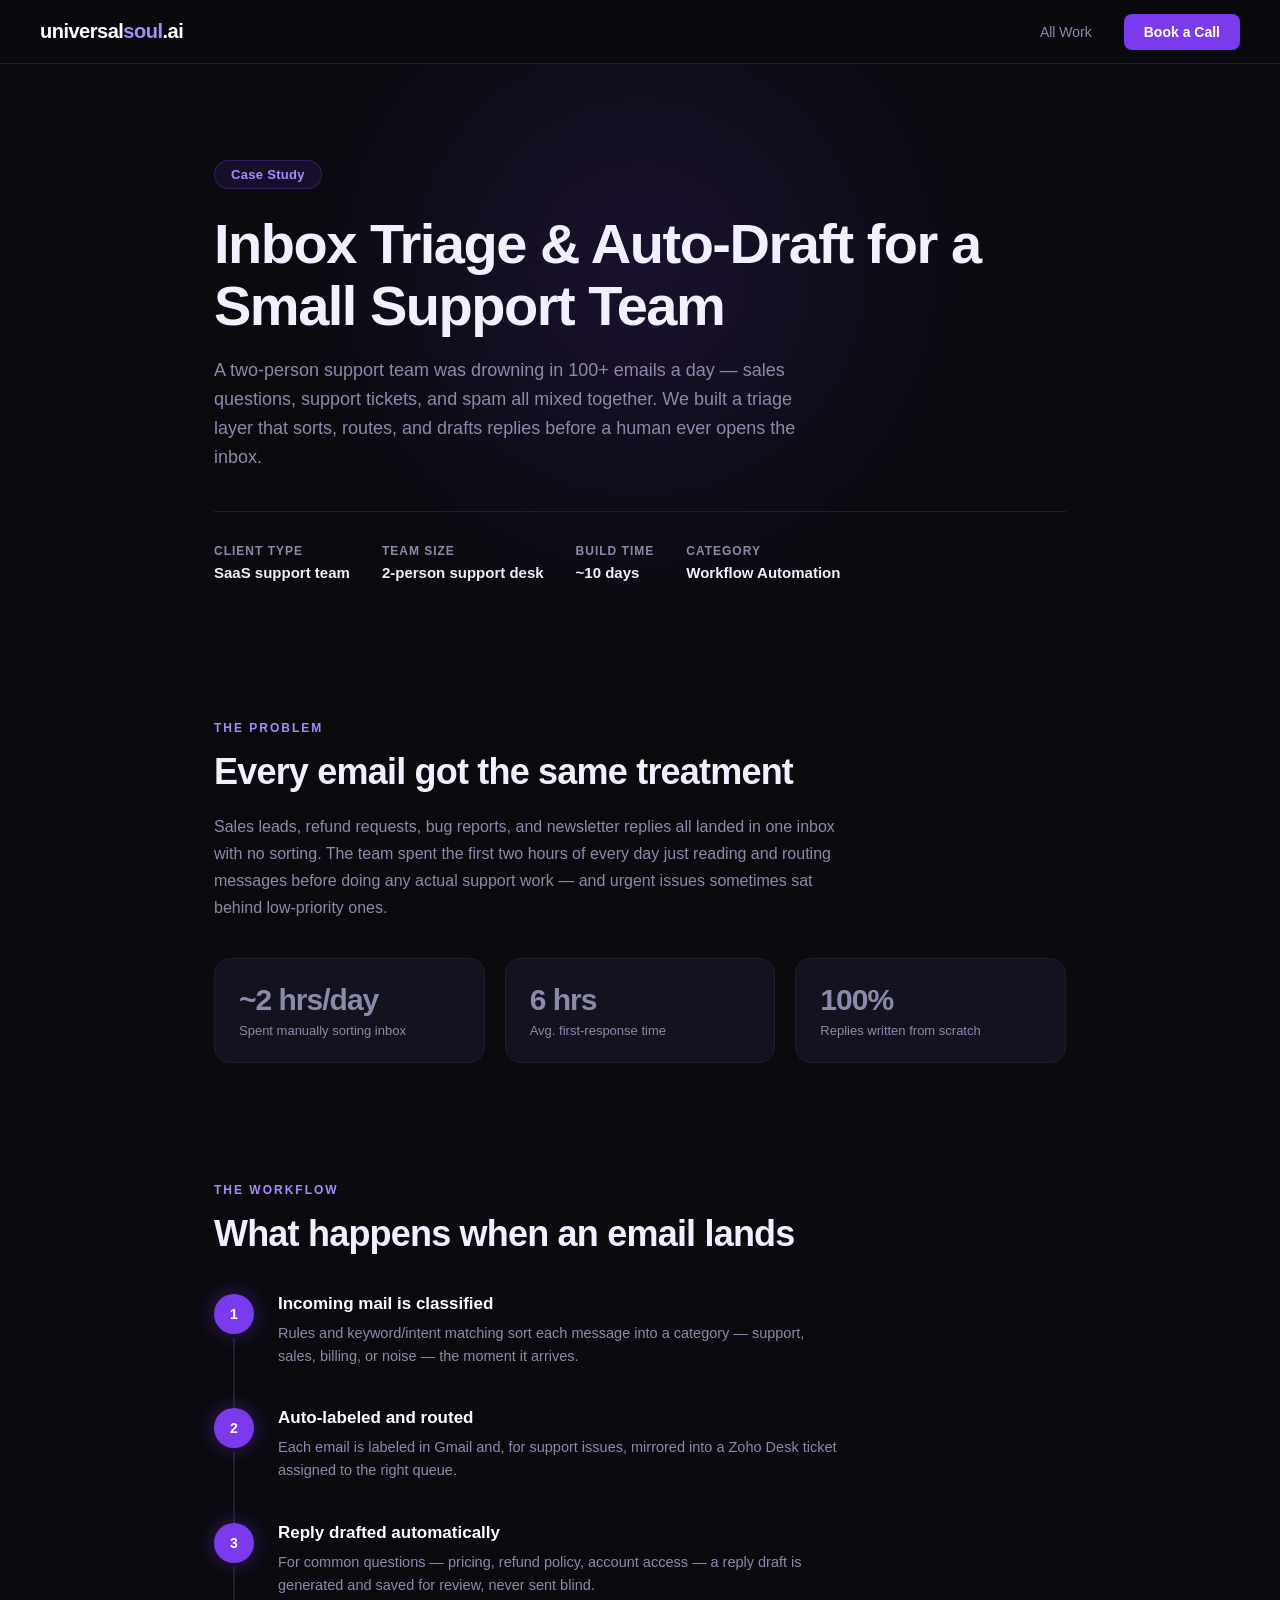
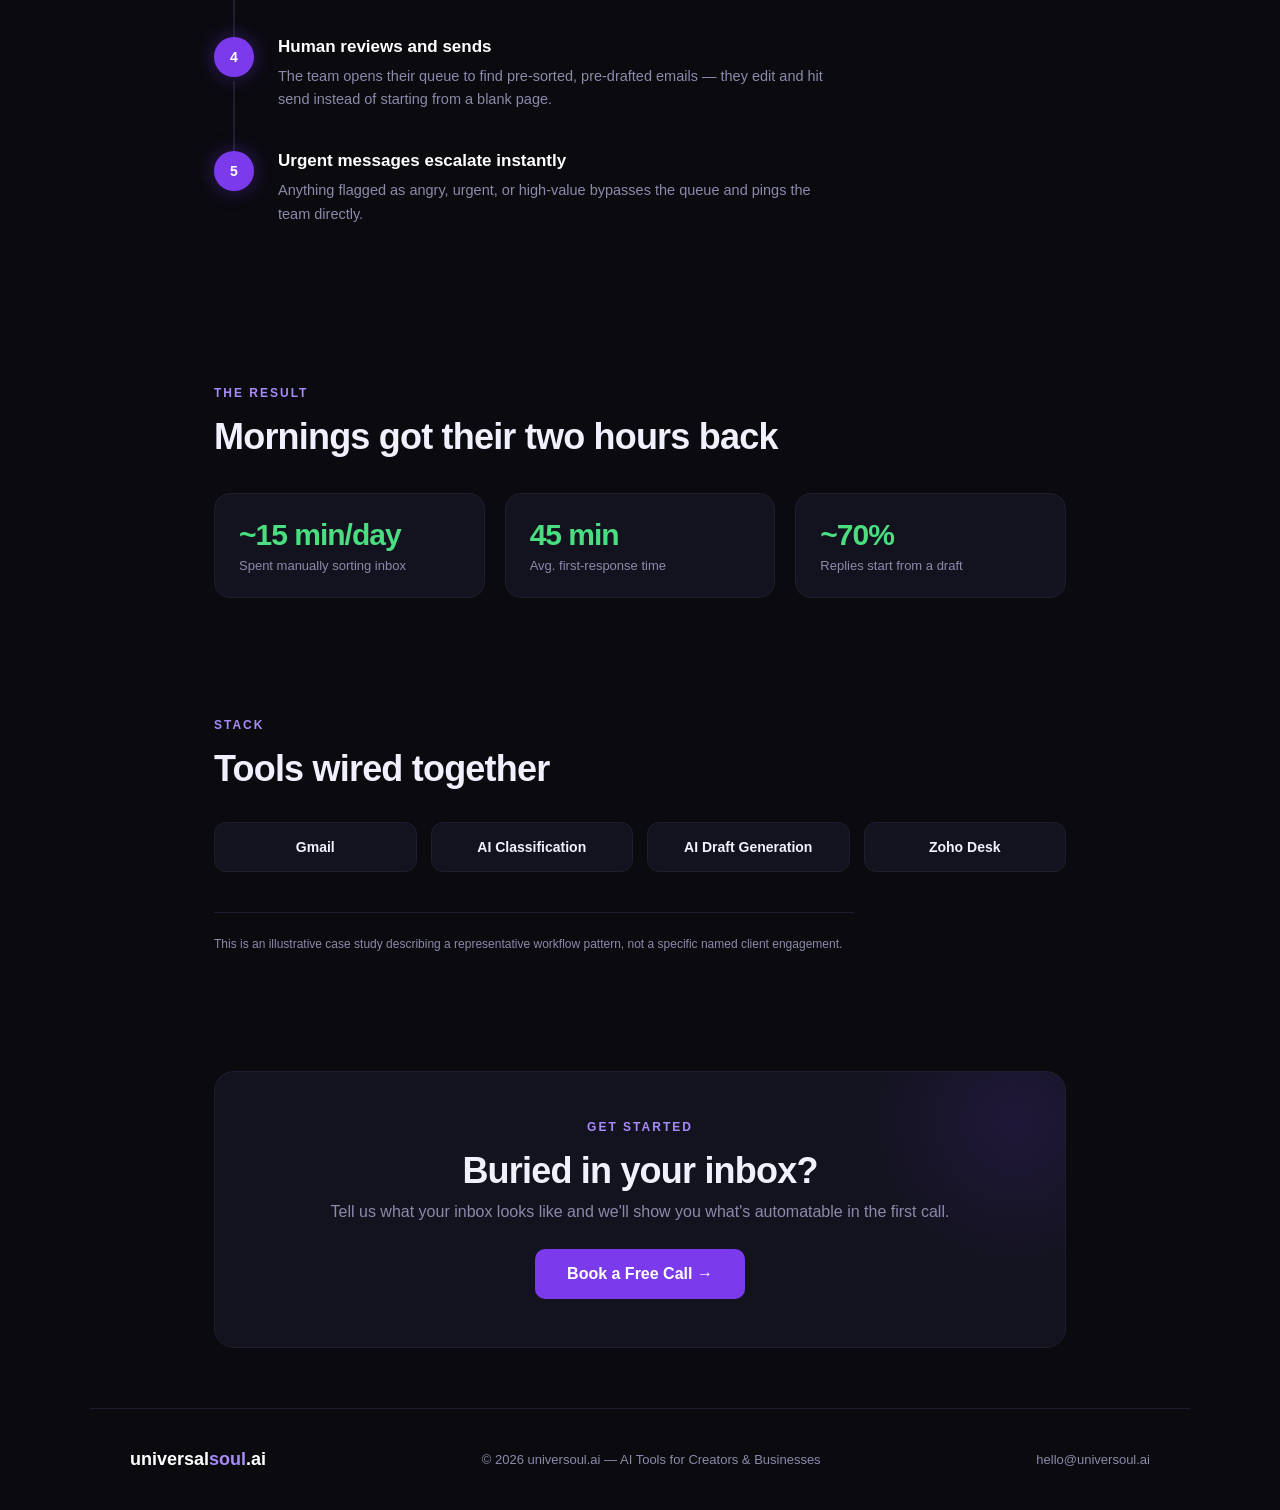
<file: work-inbox-triage.html>
<!DOCTYPE html>
<html lang="en">
<head>
  <meta charset="UTF-8">
  <meta name="viewport" content="width=device-width, initial-scale=1">
  <meta name="description" content="Case study: automating inbox triage and reply drafting for a small support team — universoul.ai">
  <meta name="theme-color" content="#0a0a0f">
  <title>Inbox Triage & Auto-Draft — universoul.ai Case Study</title>
  <style>
    *, *::before, *::after { margin: 0; padding: 0; box-sizing: border-box; }

    :root {
      --bg: #0a0a0f;
      --bg2: #0f0f1a;
      --card: #13131f;
      --border: #1e1e30;
      --accent: #7c3aed;
      --accent2: #a78bfa;
      --glow: rgba(124, 58, 237, 0.4);
      --text: #f1f0ff;
      --muted: #8b8aaa;
      --white: #ffffff;
      --good: #4ade80;
    }

    html { scroll-behavior: smooth; }

    body {
      font-family: -apple-system, BlinkMacSystemFont, 'Segoe UI', Inter, sans-serif;
      background: var(--bg);
      color: var(--text);
      overflow-x: hidden;
    }

    nav {
      position: fixed;
      top: 0; left: 0; right: 0;
      z-index: 100;
      display: flex;
      justify-content: space-between;
      align-items: center;
      padding: 20px 40px;
      background: rgba(10, 10, 15, 0.85);
      backdrop-filter: blur(16px);
      border-bottom: 1px solid var(--border);
    }

    .nav-logo { font-size: 20px; font-weight: 700; letter-spacing: -0.5px; color: var(--white); text-decoration: none; }
    .nav-logo span { color: var(--accent2); }

    .nav-links { display: flex; gap: 32px; list-style: none; align-items: center; }
    .nav-links a { color: var(--muted); text-decoration: none; font-size: 14px; font-weight: 500; transition: color 0.2s; }
    .nav-links a:hover { color: var(--text); }

    .nav-cta {
      background: var(--accent);
      color: var(--white) !important;
      padding: 10px 20px;
      border-radius: 8px;
      font-weight: 600 !important;
      transition: background 0.2s, box-shadow 0.2s !important;
    }
    .nav-cta:hover { background: #6d28d9; box-shadow: 0 0 20px var(--glow); }

    .hero {
      padding: 160px 24px 80px;
      max-width: 900px;
      margin: 0 auto;
      position: relative;
    }

    .hero::before {
      content: '';
      position: absolute;
      top: -80px; left: 50%;
      transform: translateX(-50%);
      width: 700px; height: 700px;
      background: radial-gradient(circle, rgba(124, 58, 237, 0.14) 0%, transparent 70%);
      pointer-events: none;
      z-index: -1;
    }

    .tag {
      display: inline-flex;
      align-items: center;
      gap: 8px;
      background: rgba(124, 58, 237, 0.12);
      border: 1px solid rgba(124, 58, 237, 0.3);
      color: var(--accent2);
      padding: 6px 16px;
      border-radius: 100px;
      font-size: 13px;
      font-weight: 600;
      margin-bottom: 24px;
      letter-spacing: 0.3px;
    }

    h1 {
      font-size: clamp(32px, 5.5vw, 56px);
      font-weight: 800;
      line-height: 1.1;
      letter-spacing: -1.5px;
      margin-bottom: 20px;
    }

    .hero-sub {
      font-size: 18px;
      color: var(--muted);
      max-width: 620px;
      line-height: 1.6;
      margin-bottom: 40px;
    }

    .meta-row {
      display: flex;
      flex-wrap: wrap;
      gap: 32px;
      padding-top: 32px;
      border-top: 1px solid var(--border);
    }

    .meta-item .k { font-size: 12px; font-weight: 700; letter-spacing: 1px; text-transform: uppercase; color: var(--muted); margin-bottom: 6px; }
    .meta-item .v { font-size: 15px; font-weight: 600; color: var(--text); }

    section {
      padding: 60px 24px;
      max-width: 900px;
      margin: 0 auto;
    }

    .section-label {
      font-size: 12px;
      font-weight: 700;
      letter-spacing: 2px;
      text-transform: uppercase;
      color: var(--accent2);
      margin-bottom: 16px;
    }

    h2 {
      font-size: clamp(24px, 3.5vw, 36px);
      font-weight: 800;
      letter-spacing: -0.8px;
      line-height: 1.15;
      max-width: 620px;
      margin-bottom: 20px;
    }

    .lede { font-size: 16px; color: var(--muted); line-height: 1.7; max-width: 640px; }

    .stat-row {
      display: grid;
      grid-template-columns: repeat(auto-fit, minmax(180px, 1fr));
      gap: 20px;
      margin-top: 36px;
    }

    .stat-card {
      background: var(--card);
      border: 1px solid var(--border);
      border-radius: 16px;
      padding: 24px;
    }

    .stat-card .num { font-size: 30px; font-weight: 800; color: var(--white); letter-spacing: -1px; }
    .stat-card .num.before { color: var(--muted); }
    .stat-card .num.after { color: var(--good); }
    .stat-card .label { font-size: 13px; color: var(--muted); margin-top: 6px; }

    .steps {
      display: flex;
      flex-direction: column;
      gap: 0;
      margin-top: 40px;
      position: relative;
    }

    .step {
      display: flex;
      gap: 24px;
      padding-bottom: 40px;
      position: relative;
    }

    .step:not(:last-child)::before {
      content: '';
      position: absolute;
      left: 19px;
      top: 44px;
      bottom: 0;
      width: 2px;
      background: var(--border);
    }

    .step-num {
      flex-shrink: 0;
      width: 40px;
      height: 40px;
      border-radius: 50%;
      background: var(--accent);
      color: var(--white);
      font-size: 14px;
      font-weight: 800;
      display: flex;
      align-items: center;
      justify-content: center;
      box-shadow: 0 0 20px var(--glow);
      z-index: 1;
    }

    .step-body h3 { font-size: 17px; font-weight: 700; margin-bottom: 8px; color: var(--white); }
    .step-body p { font-size: 14.5px; color: var(--muted); line-height: 1.6; max-width: 560px; }

    .stack-grid {
      display: grid;
      grid-template-columns: repeat(auto-fit, minmax(140px, 1fr));
      gap: 14px;
      margin-top: 32px;
    }

    .stack-chip {
      background: var(--card);
      border: 1px solid var(--border);
      border-radius: 12px;
      padding: 16px;
      font-size: 14px;
      font-weight: 600;
      text-align: center;
      color: var(--text);
    }

    .cta-card {
      background: var(--card);
      border: 1px solid var(--border);
      border-radius: 20px;
      padding: 48px;
      position: relative;
      overflow: hidden;
      text-align: center;
    }

    .cta-card::before {
      content: '';
      position: absolute;
      top: -100px; right: -100px;
      width: 300px; height: 300px;
      background: radial-gradient(circle, rgba(124, 58, 237, 0.12) 0%, transparent 70%);
      pointer-events: none;
    }

    .cta-card h2 { max-width: none; margin: 0 auto 12px; }
    .cta-card p { color: var(--muted); font-size: 16px; margin-bottom: 28px; }

    .btn-primary {
      display: inline-flex;
      align-items: center;
      gap: 8px;
      background: var(--accent);
      color: var(--white);
      padding: 16px 32px;
      border-radius: 10px;
      font-size: 16px;
      font-weight: 700;
      text-decoration: none;
      transition: background 0.2s, box-shadow 0.2s, transform 0.1s;
    }
    .btn-primary:hover { background: #6d28d9; box-shadow: 0 0 30px var(--glow); transform: translateY(-1px); }

    footer {
      border-top: 1px solid var(--border);
      padding: 40px;
      display: flex;
      justify-content: space-between;
      align-items: center;
      flex-wrap: wrap;
      gap: 16px;
      max-width: 1100px;
      margin: 0 auto;
    }

    footer .logo { font-size: 18px; font-weight: 700; color: var(--white); }
    footer .logo span { color: var(--accent2); }
    footer p { font-size: 13px; color: var(--muted); }

    .disclaimer { font-size: 12px; color: var(--muted); margin-top: 40px; padding-top: 24px; border-top: 1px solid var(--border); max-width: 640px; }

    @media (max-width: 640px) {
      nav { padding: 16px 20px; }
      .nav-links { gap: 16px; }
      .nav-links a:not(.nav-cta) { display: none; }
      .hero { padding: 130px 20px 60px; }
      section { padding: 48px 20px; }
      .cta-card { padding: 32px 24px; }
      footer { flex-direction: column; text-align: center; }
    }
  </style>
</head>
<body>

  <nav>
    <a href="index.html" class="nav-logo">universal<span>soul</span>.ai</a>
    <ul class="nav-links">
      <li><a href="index.html#work">All Work</a></li>
      <li><a href="index.html#contact" class="nav-cta">Book a Call</a></li>
    </ul>
  </nav>

  <div class="hero">
    <div class="tag">Case Study</div>
    <h1>Inbox Triage & Auto-Draft for a Small Support Team</h1>
    <p class="hero-sub">A two-person support team was drowning in 100+ emails a day — sales questions, support tickets, and spam all mixed together. We built a triage layer that sorts, routes, and drafts replies before a human ever opens the inbox.</p>
    <div class="meta-row">
      <div class="meta-item"><div class="k">Client Type</div><div class="v">SaaS support team</div></div>
      <div class="meta-item"><div class="k">Team Size</div><div class="v">2-person support desk</div></div>
      <div class="meta-item"><div class="k">Build Time</div><div class="v">~10 days</div></div>
      <div class="meta-item"><div class="k">Category</div><div class="v">Workflow Automation</div></div>
    </div>
  </div>

  <section>
    <div class="section-label">The Problem</div>
    <h2>Every email got the same treatment</h2>
    <p class="lede">Sales leads, refund requests, bug reports, and newsletter replies all landed in one inbox with no sorting. The team spent the first two hours of every day just reading and routing messages before doing any actual support work — and urgent issues sometimes sat behind low-priority ones.</p>
    <div class="stat-row">
      <div class="stat-card"><div class="num before">~2 hrs/day</div><div class="label">Spent manually sorting inbox</div></div>
      <div class="stat-card"><div class="num before">6 hrs</div><div class="label">Avg. first-response time</div></div>
      <div class="stat-card"><div class="num before">100%</div><div class="label">Replies written from scratch</div></div>
    </div>
  </section>

  <section>
    <div class="section-label">The Workflow</div>
    <h2>What happens when an email lands</h2>
    <div class="steps">
      <div class="step">
        <div class="step-num">1</div>
        <div class="step-body">
          <h3>Incoming mail is classified</h3>
          <p>Rules and keyword/intent matching sort each message into a category — support, sales, billing, or noise — the moment it arrives.</p>
        </div>
      </div>
      <div class="step">
        <div class="step-num">2</div>
        <div class="step-body">
          <h3>Auto-labeled and routed</h3>
          <p>Each email is labeled in Gmail and, for support issues, mirrored into a Zoho Desk ticket assigned to the right queue.</p>
        </div>
      </div>
      <div class="step">
        <div class="step-num">3</div>
        <div class="step-body">
          <h3>Reply drafted automatically</h3>
          <p>For common questions — pricing, refund policy, account access — a reply draft is generated and saved for review, never sent blind.</p>
        </div>
      </div>
      <div class="step">
        <div class="step-num">4</div>
        <div class="step-body">
          <h3>Human reviews and sends</h3>
          <p>The team opens their queue to find pre-sorted, pre-drafted emails — they edit and hit send instead of starting from a blank page.</p>
        </div>
      </div>
      <div class="step">
        <div class="step-num">5</div>
        <div class="step-body">
          <h3>Urgent messages escalate instantly</h3>
          <p>Anything flagged as angry, urgent, or high-value bypasses the queue and pings the team directly.</p>
        </div>
      </div>
    </div>
  </section>

  <section>
    <div class="section-label">The Result</div>
    <h2>Mornings got their two hours back</h2>
    <div class="stat-row">
      <div class="stat-card"><div class="num after">~15 min/day</div><div class="label">Spent manually sorting inbox</div></div>
      <div class="stat-card"><div class="num after">45 min</div><div class="label">Avg. first-response time</div></div>
      <div class="stat-card"><div class="num after">~70%</div><div class="label">Replies start from a draft</div></div>
    </div>
  </section>

  <section>
    <div class="section-label">Stack</div>
    <h2>Tools wired together</h2>
    <div class="stack-grid">
      <div class="stack-chip">Gmail</div>
      <div class="stack-chip">AI Classification</div>
      <div class="stack-chip">AI Draft Generation</div>
      <div class="stack-chip">Zoho Desk</div>
    </div>
    <p class="disclaimer">This is an illustrative case study describing a representative workflow pattern, not a specific named client engagement.</p>
  </section>

  <section>
    <div class="cta-card">
      <div class="section-label">Get Started</div>
      <h2>Buried in your inbox?</h2>
      <p>Tell us what your inbox looks like and we'll show you what's automatable in the first call.</p>
      <a href="index.html#contact" class="btn-primary">Book a Free Call →</a>
    </div>
  </section>

  <footer>
    <div class="logo">universal<span>soul</span>.ai</div>
    <p>© 2026 universoul.ai — AI Tools for Creators & Businesses</p>
    <p>hello@universoul.ai</p>
  </footer>

</body>
</html>
</file>
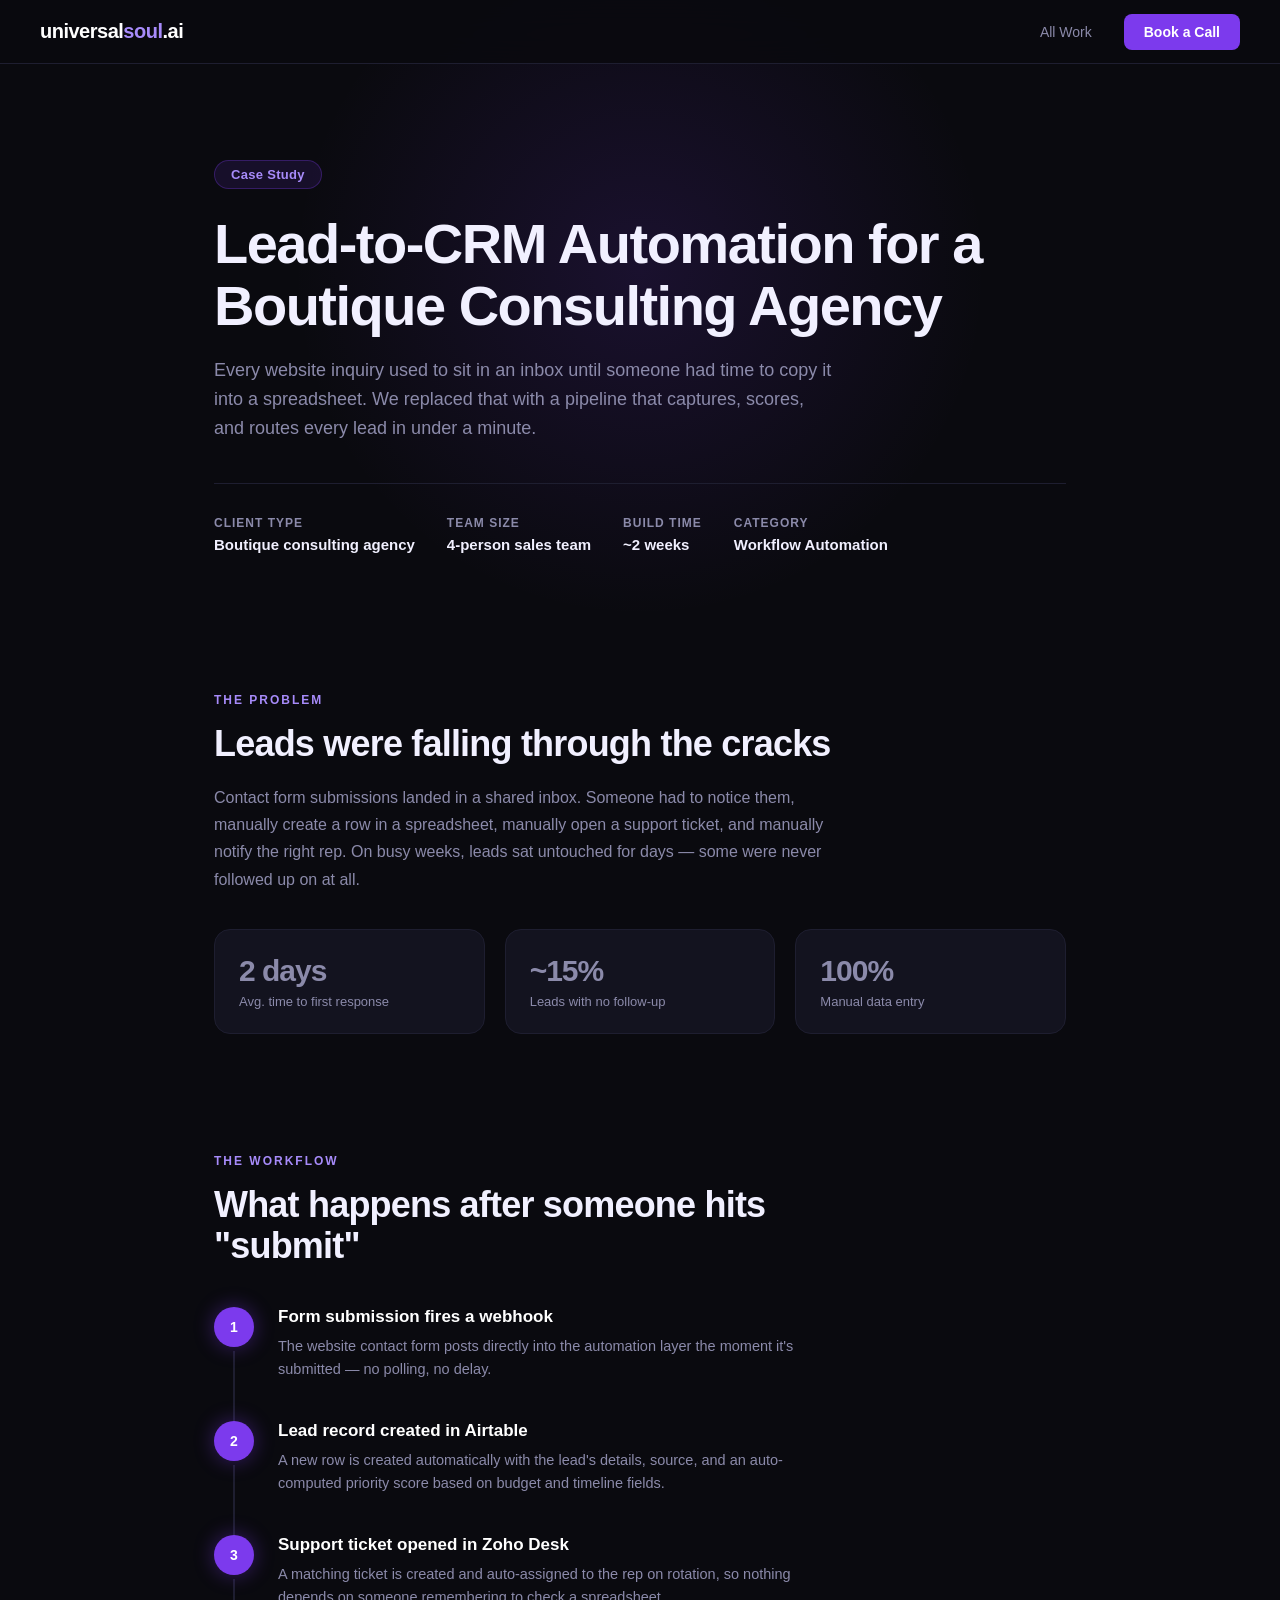
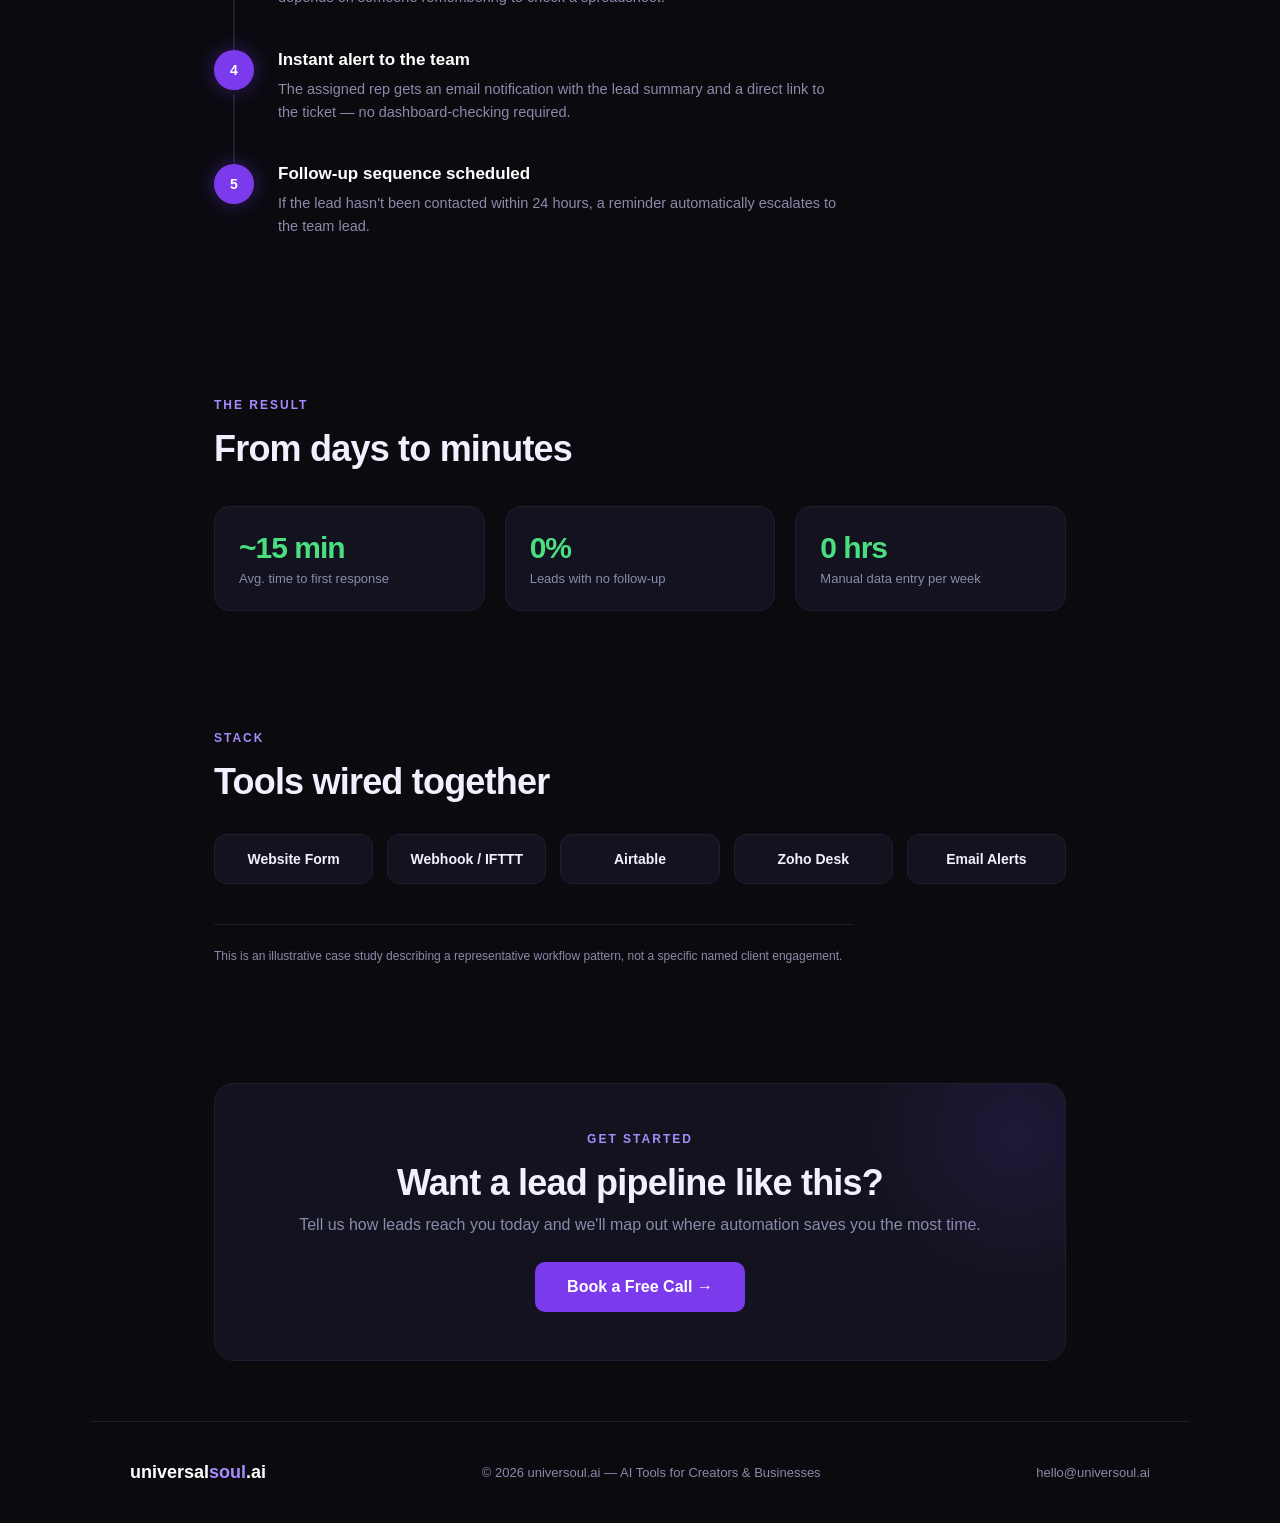
<file: work-lead-crm.html>
<!DOCTYPE html>
<html lang="en">
<head>
  <meta charset="UTF-8">
  <meta name="viewport" content="width=device-width, initial-scale=1">
  <meta name="description" content="Case study: automating lead intake and CRM sync for a boutique consulting agency — universoul.ai">
  <meta name="theme-color" content="#0a0a0f">
  <title>Lead-to-CRM Automation — universoul.ai Case Study</title>
  <style>
    *, *::before, *::after { margin: 0; padding: 0; box-sizing: border-box; }

    :root {
      --bg: #0a0a0f;
      --bg2: #0f0f1a;
      --card: #13131f;
      --border: #1e1e30;
      --accent: #7c3aed;
      --accent2: #a78bfa;
      --glow: rgba(124, 58, 237, 0.4);
      --text: #f1f0ff;
      --muted: #8b8aaa;
      --white: #ffffff;
      --good: #4ade80;
    }

    html { scroll-behavior: smooth; }

    body {
      font-family: -apple-system, BlinkMacSystemFont, 'Segoe UI', Inter, sans-serif;
      background: var(--bg);
      color: var(--text);
      overflow-x: hidden;
    }

    nav {
      position: fixed;
      top: 0; left: 0; right: 0;
      z-index: 100;
      display: flex;
      justify-content: space-between;
      align-items: center;
      padding: 20px 40px;
      background: rgba(10, 10, 15, 0.85);
      backdrop-filter: blur(16px);
      border-bottom: 1px solid var(--border);
    }

    .nav-logo { font-size: 20px; font-weight: 700; letter-spacing: -0.5px; color: var(--white); text-decoration: none; }
    .nav-logo span { color: var(--accent2); }

    .nav-links { display: flex; gap: 32px; list-style: none; align-items: center; }
    .nav-links a { color: var(--muted); text-decoration: none; font-size: 14px; font-weight: 500; transition: color 0.2s; }
    .nav-links a:hover { color: var(--text); }

    .nav-cta {
      background: var(--accent);
      color: var(--white) !important;
      padding: 10px 20px;
      border-radius: 8px;
      font-weight: 600 !important;
      transition: background 0.2s, box-shadow 0.2s !important;
    }
    .nav-cta:hover { background: #6d28d9; box-shadow: 0 0 20px var(--glow); }

    .hero {
      padding: 160px 24px 80px;
      max-width: 900px;
      margin: 0 auto;
      position: relative;
    }

    .hero::before {
      content: '';
      position: absolute;
      top: -80px; left: 50%;
      transform: translateX(-50%);
      width: 700px; height: 700px;
      background: radial-gradient(circle, rgba(124, 58, 237, 0.14) 0%, transparent 70%);
      pointer-events: none;
      z-index: -1;
    }

    .tag {
      display: inline-flex;
      align-items: center;
      gap: 8px;
      background: rgba(124, 58, 237, 0.12);
      border: 1px solid rgba(124, 58, 237, 0.3);
      color: var(--accent2);
      padding: 6px 16px;
      border-radius: 100px;
      font-size: 13px;
      font-weight: 600;
      margin-bottom: 24px;
      letter-spacing: 0.3px;
    }

    h1 {
      font-size: clamp(32px, 5.5vw, 56px);
      font-weight: 800;
      line-height: 1.1;
      letter-spacing: -1.5px;
      margin-bottom: 20px;
    }

    .hero-sub {
      font-size: 18px;
      color: var(--muted);
      max-width: 620px;
      line-height: 1.6;
      margin-bottom: 40px;
    }

    .meta-row {
      display: flex;
      flex-wrap: wrap;
      gap: 32px;
      padding-top: 32px;
      border-top: 1px solid var(--border);
    }

    .meta-item .k { font-size: 12px; font-weight: 700; letter-spacing: 1px; text-transform: uppercase; color: var(--muted); margin-bottom: 6px; }
    .meta-item .v { font-size: 15px; font-weight: 600; color: var(--text); }

    section {
      padding: 60px 24px;
      max-width: 900px;
      margin: 0 auto;
    }

    .section-label {
      font-size: 12px;
      font-weight: 700;
      letter-spacing: 2px;
      text-transform: uppercase;
      color: var(--accent2);
      margin-bottom: 16px;
    }

    h2 {
      font-size: clamp(24px, 3.5vw, 36px);
      font-weight: 800;
      letter-spacing: -0.8px;
      line-height: 1.15;
      max-width: 620px;
      margin-bottom: 20px;
    }

    .lede { font-size: 16px; color: var(--muted); line-height: 1.7; max-width: 640px; }

    .stat-row {
      display: grid;
      grid-template-columns: repeat(auto-fit, minmax(180px, 1fr));
      gap: 20px;
      margin-top: 36px;
    }

    .stat-card {
      background: var(--card);
      border: 1px solid var(--border);
      border-radius: 16px;
      padding: 24px;
    }

    .stat-card .num { font-size: 30px; font-weight: 800; color: var(--white); letter-spacing: -1px; }
    .stat-card .num.before { color: var(--muted); }
    .stat-card .num.after { color: var(--good); }
    .stat-card .label { font-size: 13px; color: var(--muted); margin-top: 6px; }

    .steps {
      display: flex;
      flex-direction: column;
      gap: 0;
      margin-top: 40px;
      position: relative;
    }

    .step {
      display: flex;
      gap: 24px;
      padding-bottom: 40px;
      position: relative;
    }

    .step:not(:last-child)::before {
      content: '';
      position: absolute;
      left: 19px;
      top: 44px;
      bottom: 0;
      width: 2px;
      background: var(--border);
    }

    .step-num {
      flex-shrink: 0;
      width: 40px;
      height: 40px;
      border-radius: 50%;
      background: var(--accent);
      color: var(--white);
      font-size: 14px;
      font-weight: 800;
      display: flex;
      align-items: center;
      justify-content: center;
      box-shadow: 0 0 20px var(--glow);
      z-index: 1;
    }

    .step-body h3 { font-size: 17px; font-weight: 700; margin-bottom: 8px; color: var(--white); }
    .step-body p { font-size: 14.5px; color: var(--muted); line-height: 1.6; max-width: 560px; }

    .stack-grid {
      display: grid;
      grid-template-columns: repeat(auto-fit, minmax(140px, 1fr));
      gap: 14px;
      margin-top: 32px;
    }

    .stack-chip {
      background: var(--card);
      border: 1px solid var(--border);
      border-radius: 12px;
      padding: 16px;
      font-size: 14px;
      font-weight: 600;
      text-align: center;
      color: var(--text);
    }

    .cta-card {
      background: var(--card);
      border: 1px solid var(--border);
      border-radius: 20px;
      padding: 48px;
      position: relative;
      overflow: hidden;
      text-align: center;
    }

    .cta-card::before {
      content: '';
      position: absolute;
      top: -100px; right: -100px;
      width: 300px; height: 300px;
      background: radial-gradient(circle, rgba(124, 58, 237, 0.12) 0%, transparent 70%);
      pointer-events: none;
    }

    .cta-card h2 { max-width: none; margin: 0 auto 12px; }
    .cta-card p { color: var(--muted); font-size: 16px; margin-bottom: 28px; }

    .btn-primary {
      display: inline-flex;
      align-items: center;
      gap: 8px;
      background: var(--accent);
      color: var(--white);
      padding: 16px 32px;
      border-radius: 10px;
      font-size: 16px;
      font-weight: 700;
      text-decoration: none;
      transition: background 0.2s, box-shadow 0.2s, transform 0.1s;
    }
    .btn-primary:hover { background: #6d28d9; box-shadow: 0 0 30px var(--glow); transform: translateY(-1px); }

    footer {
      border-top: 1px solid var(--border);
      padding: 40px;
      display: flex;
      justify-content: space-between;
      align-items: center;
      flex-wrap: wrap;
      gap: 16px;
      max-width: 1100px;
      margin: 0 auto;
    }

    footer .logo { font-size: 18px; font-weight: 700; color: var(--white); }
    footer .logo span { color: var(--accent2); }
    footer p { font-size: 13px; color: var(--muted); }

    .disclaimer { font-size: 12px; color: var(--muted); margin-top: 40px; padding-top: 24px; border-top: 1px solid var(--border); max-width: 640px; }

    @media (max-width: 640px) {
      nav { padding: 16px 20px; }
      .nav-links { gap: 16px; }
      .nav-links a:not(.nav-cta) { display: none; }
      .hero { padding: 130px 20px 60px; }
      section { padding: 48px 20px; }
      .cta-card { padding: 32px 24px; }
      footer { flex-direction: column; text-align: center; }
    }
  </style>
</head>
<body>

  <nav>
    <a href="index.html" class="nav-logo">universal<span>soul</span>.ai</a>
    <ul class="nav-links">
      <li><a href="index.html#work">All Work</a></li>
      <li><a href="index.html#contact" class="nav-cta">Book a Call</a></li>
    </ul>
  </nav>

  <div class="hero">
    <div class="tag">Case Study</div>
    <h1>Lead-to-CRM Automation for a Boutique Consulting Agency</h1>
    <p class="hero-sub">Every website inquiry used to sit in an inbox until someone had time to copy it into a spreadsheet. We replaced that with a pipeline that captures, scores, and routes every lead in under a minute.</p>
    <div class="meta-row">
      <div class="meta-item"><div class="k">Client Type</div><div class="v">Boutique consulting agency</div></div>
      <div class="meta-item"><div class="k">Team Size</div><div class="v">4-person sales team</div></div>
      <div class="meta-item"><div class="k">Build Time</div><div class="v">~2 weeks</div></div>
      <div class="meta-item"><div class="k">Category</div><div class="v">Workflow Automation</div></div>
    </div>
  </div>

  <section>
    <div class="section-label">The Problem</div>
    <h2>Leads were falling through the cracks</h2>
    <p class="lede">Contact form submissions landed in a shared inbox. Someone had to notice them, manually create a row in a spreadsheet, manually open a support ticket, and manually notify the right rep. On busy weeks, leads sat untouched for days — some were never followed up on at all.</p>
    <div class="stat-row">
      <div class="stat-card"><div class="num before">2 days</div><div class="label">Avg. time to first response</div></div>
      <div class="stat-card"><div class="num before">~15%</div><div class="label">Leads with no follow-up</div></div>
      <div class="stat-card"><div class="num before">100%</div><div class="label">Manual data entry</div></div>
    </div>
  </section>

  <section>
    <div class="section-label">The Workflow</div>
    <h2>What happens after someone hits "submit"</h2>
    <div class="steps">
      <div class="step">
        <div class="step-num">1</div>
        <div class="step-body">
          <h3>Form submission fires a webhook</h3>
          <p>The website contact form posts directly into the automation layer the moment it's submitted — no polling, no delay.</p>
        </div>
      </div>
      <div class="step">
        <div class="step-num">2</div>
        <div class="step-body">
          <h3>Lead record created in Airtable</h3>
          <p>A new row is created automatically with the lead's details, source, and an auto-computed priority score based on budget and timeline fields.</p>
        </div>
      </div>
      <div class="step">
        <div class="step-num">3</div>
        <div class="step-body">
          <h3>Support ticket opened in Zoho Desk</h3>
          <p>A matching ticket is created and auto-assigned to the rep on rotation, so nothing depends on someone remembering to check a spreadsheet.</p>
        </div>
      </div>
      <div class="step">
        <div class="step-num">4</div>
        <div class="step-body">
          <h3>Instant alert to the team</h3>
          <p>The assigned rep gets an email notification with the lead summary and a direct link to the ticket — no dashboard-checking required.</p>
        </div>
      </div>
      <div class="step">
        <div class="step-num">5</div>
        <div class="step-body">
          <h3>Follow-up sequence scheduled</h3>
          <p>If the lead hasn't been contacted within 24 hours, a reminder automatically escalates to the team lead.</p>
        </div>
      </div>
    </div>
  </section>

  <section>
    <div class="section-label">The Result</div>
    <h2>From days to minutes</h2>
    <div class="stat-row">
      <div class="stat-card"><div class="num after">~15 min</div><div class="label">Avg. time to first response</div></div>
      <div class="stat-card"><div class="num after">0%</div><div class="label">Leads with no follow-up</div></div>
      <div class="stat-card"><div class="num after">0 hrs</div><div class="label">Manual data entry per week</div></div>
    </div>
  </section>

  <section>
    <div class="section-label">Stack</div>
    <h2>Tools wired together</h2>
    <div class="stack-grid">
      <div class="stack-chip">Website Form</div>
      <div class="stack-chip">Webhook / IFTTT</div>
      <div class="stack-chip">Airtable</div>
      <div class="stack-chip">Zoho Desk</div>
      <div class="stack-chip">Email Alerts</div>
    </div>
    <p class="disclaimer">This is an illustrative case study describing a representative workflow pattern, not a specific named client engagement.</p>
  </section>

  <section>
    <div class="cta-card">
      <div class="section-label">Get Started</div>
      <h2>Want a lead pipeline like this?</h2>
      <p>Tell us how leads reach you today and we'll map out where automation saves you the most time.</p>
      <a href="index.html#contact" class="btn-primary">Book a Free Call →</a>
    </div>
  </section>

  <footer>
    <div class="logo">universal<span>soul</span>.ai</div>
    <p>© 2026 universoul.ai — AI Tools for Creators & Businesses</p>
    <p>hello@universoul.ai</p>
  </footer>

</body>
</html>
</file>
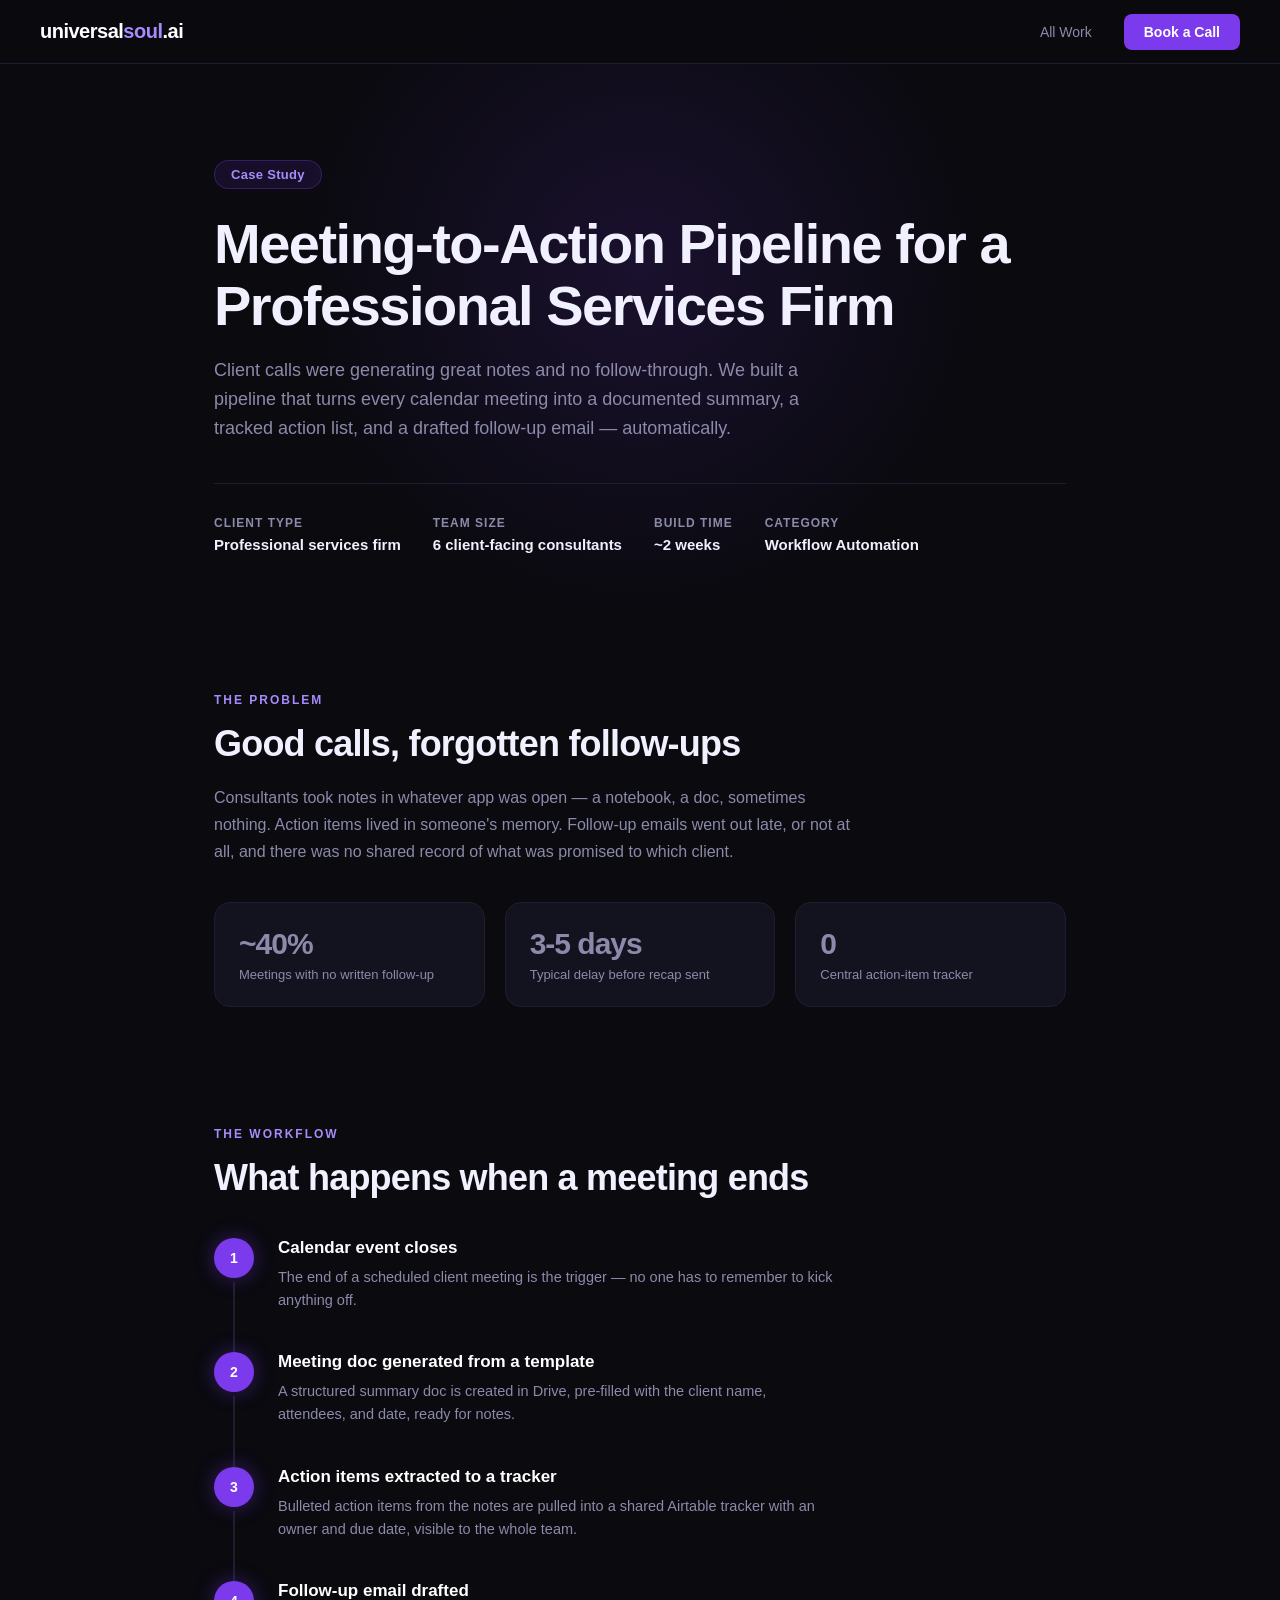
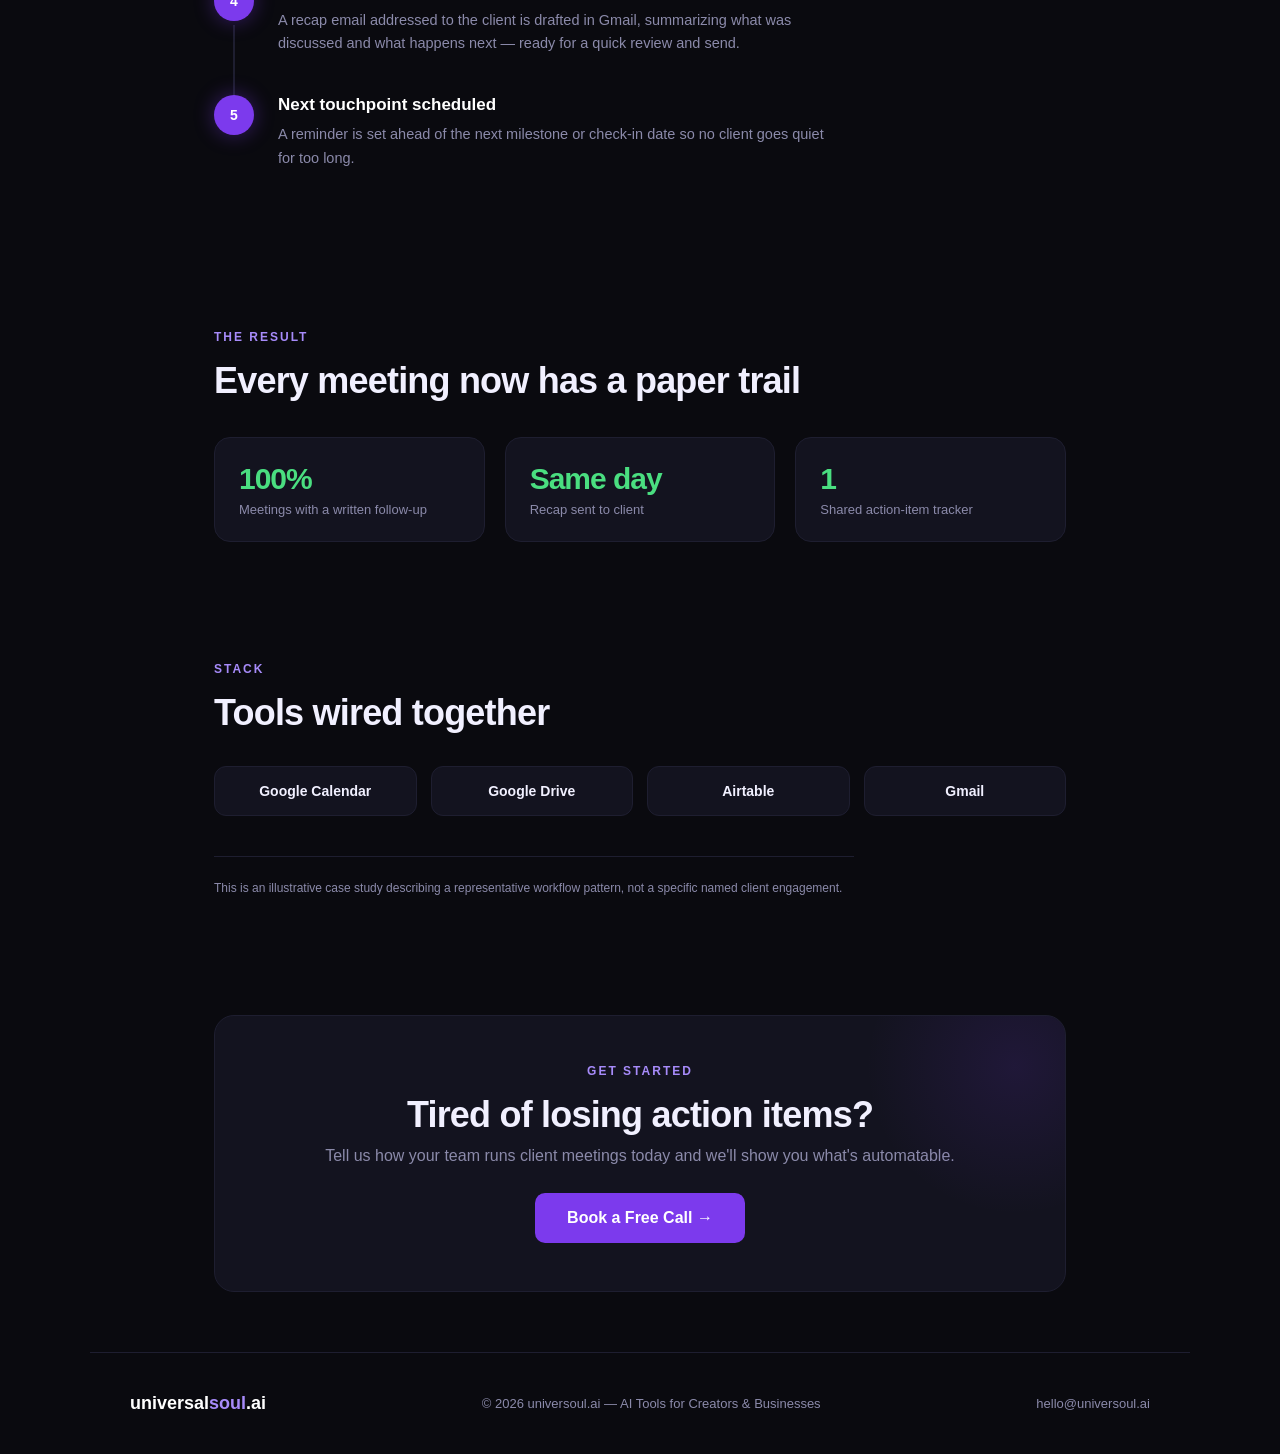
<file: work-meeting-pipeline.html>
<!DOCTYPE html>
<html lang="en">
<head>
  <meta charset="UTF-8">
  <meta name="viewport" content="width=device-width, initial-scale=1">
  <meta name="description" content="Case study: automating meeting follow-ups and action-item tracking for a professional services firm — universoul.ai">
  <meta name="theme-color" content="#0a0a0f">
  <title>Meeting-to-Action Pipeline — universoul.ai Case Study</title>
  <style>
    *, *::before, *::after { margin: 0; padding: 0; box-sizing: border-box; }

    :root {
      --bg: #0a0a0f;
      --bg2: #0f0f1a;
      --card: #13131f;
      --border: #1e1e30;
      --accent: #7c3aed;
      --accent2: #a78bfa;
      --glow: rgba(124, 58, 237, 0.4);
      --text: #f1f0ff;
      --muted: #8b8aaa;
      --white: #ffffff;
      --good: #4ade80;
    }

    html { scroll-behavior: smooth; }

    body {
      font-family: -apple-system, BlinkMacSystemFont, 'Segoe UI', Inter, sans-serif;
      background: var(--bg);
      color: var(--text);
      overflow-x: hidden;
    }

    nav {
      position: fixed;
      top: 0; left: 0; right: 0;
      z-index: 100;
      display: flex;
      justify-content: space-between;
      align-items: center;
      padding: 20px 40px;
      background: rgba(10, 10, 15, 0.85);
      backdrop-filter: blur(16px);
      border-bottom: 1px solid var(--border);
    }

    .nav-logo { font-size: 20px; font-weight: 700; letter-spacing: -0.5px; color: var(--white); text-decoration: none; }
    .nav-logo span { color: var(--accent2); }

    .nav-links { display: flex; gap: 32px; list-style: none; align-items: center; }
    .nav-links a { color: var(--muted); text-decoration: none; font-size: 14px; font-weight: 500; transition: color 0.2s; }
    .nav-links a:hover { color: var(--text); }

    .nav-cta {
      background: var(--accent);
      color: var(--white) !important;
      padding: 10px 20px;
      border-radius: 8px;
      font-weight: 600 !important;
      transition: background 0.2s, box-shadow 0.2s !important;
    }
    .nav-cta:hover { background: #6d28d9; box-shadow: 0 0 20px var(--glow); }

    .hero {
      padding: 160px 24px 80px;
      max-width: 900px;
      margin: 0 auto;
      position: relative;
    }

    .hero::before {
      content: '';
      position: absolute;
      top: -80px; left: 50%;
      transform: translateX(-50%);
      width: 700px; height: 700px;
      background: radial-gradient(circle, rgba(124, 58, 237, 0.14) 0%, transparent 70%);
      pointer-events: none;
      z-index: -1;
    }

    .tag {
      display: inline-flex;
      align-items: center;
      gap: 8px;
      background: rgba(124, 58, 237, 0.12);
      border: 1px solid rgba(124, 58, 237, 0.3);
      color: var(--accent2);
      padding: 6px 16px;
      border-radius: 100px;
      font-size: 13px;
      font-weight: 600;
      margin-bottom: 24px;
      letter-spacing: 0.3px;
    }

    h1 {
      font-size: clamp(32px, 5.5vw, 56px);
      font-weight: 800;
      line-height: 1.1;
      letter-spacing: -1.5px;
      margin-bottom: 20px;
    }

    .hero-sub {
      font-size: 18px;
      color: var(--muted);
      max-width: 620px;
      line-height: 1.6;
      margin-bottom: 40px;
    }

    .meta-row {
      display: flex;
      flex-wrap: wrap;
      gap: 32px;
      padding-top: 32px;
      border-top: 1px solid var(--border);
    }

    .meta-item .k { font-size: 12px; font-weight: 700; letter-spacing: 1px; text-transform: uppercase; color: var(--muted); margin-bottom: 6px; }
    .meta-item .v { font-size: 15px; font-weight: 600; color: var(--text); }

    section {
      padding: 60px 24px;
      max-width: 900px;
      margin: 0 auto;
    }

    .section-label {
      font-size: 12px;
      font-weight: 700;
      letter-spacing: 2px;
      text-transform: uppercase;
      color: var(--accent2);
      margin-bottom: 16px;
    }

    h2 {
      font-size: clamp(24px, 3.5vw, 36px);
      font-weight: 800;
      letter-spacing: -0.8px;
      line-height: 1.15;
      max-width: 620px;
      margin-bottom: 20px;
    }

    .lede { font-size: 16px; color: var(--muted); line-height: 1.7; max-width: 640px; }

    .stat-row {
      display: grid;
      grid-template-columns: repeat(auto-fit, minmax(180px, 1fr));
      gap: 20px;
      margin-top: 36px;
    }

    .stat-card {
      background: var(--card);
      border: 1px solid var(--border);
      border-radius: 16px;
      padding: 24px;
    }

    .stat-card .num { font-size: 30px; font-weight: 800; color: var(--white); letter-spacing: -1px; }
    .stat-card .num.before { color: var(--muted); }
    .stat-card .num.after { color: var(--good); }
    .stat-card .label { font-size: 13px; color: var(--muted); margin-top: 6px; }

    .steps {
      display: flex;
      flex-direction: column;
      gap: 0;
      margin-top: 40px;
      position: relative;
    }

    .step {
      display: flex;
      gap: 24px;
      padding-bottom: 40px;
      position: relative;
    }

    .step:not(:last-child)::before {
      content: '';
      position: absolute;
      left: 19px;
      top: 44px;
      bottom: 0;
      width: 2px;
      background: var(--border);
    }

    .step-num {
      flex-shrink: 0;
      width: 40px;
      height: 40px;
      border-radius: 50%;
      background: var(--accent);
      color: var(--white);
      font-size: 14px;
      font-weight: 800;
      display: flex;
      align-items: center;
      justify-content: center;
      box-shadow: 0 0 20px var(--glow);
      z-index: 1;
    }

    .step-body h3 { font-size: 17px; font-weight: 700; margin-bottom: 8px; color: var(--white); }
    .step-body p { font-size: 14.5px; color: var(--muted); line-height: 1.6; max-width: 560px; }

    .stack-grid {
      display: grid;
      grid-template-columns: repeat(auto-fit, minmax(140px, 1fr));
      gap: 14px;
      margin-top: 32px;
    }

    .stack-chip {
      background: var(--card);
      border: 1px solid var(--border);
      border-radius: 12px;
      padding: 16px;
      font-size: 14px;
      font-weight: 600;
      text-align: center;
      color: var(--text);
    }

    .cta-card {
      background: var(--card);
      border: 1px solid var(--border);
      border-radius: 20px;
      padding: 48px;
      position: relative;
      overflow: hidden;
      text-align: center;
    }

    .cta-card::before {
      content: '';
      position: absolute;
      top: -100px; right: -100px;
      width: 300px; height: 300px;
      background: radial-gradient(circle, rgba(124, 58, 237, 0.12) 0%, transparent 70%);
      pointer-events: none;
    }

    .cta-card h2 { max-width: none; margin: 0 auto 12px; }
    .cta-card p { color: var(--muted); font-size: 16px; margin-bottom: 28px; }

    .btn-primary {
      display: inline-flex;
      align-items: center;
      gap: 8px;
      background: var(--accent);
      color: var(--white);
      padding: 16px 32px;
      border-radius: 10px;
      font-size: 16px;
      font-weight: 700;
      text-decoration: none;
      transition: background 0.2s, box-shadow 0.2s, transform 0.1s;
    }
    .btn-primary:hover { background: #6d28d9; box-shadow: 0 0 30px var(--glow); transform: translateY(-1px); }

    footer {
      border-top: 1px solid var(--border);
      padding: 40px;
      display: flex;
      justify-content: space-between;
      align-items: center;
      flex-wrap: wrap;
      gap: 16px;
      max-width: 1100px;
      margin: 0 auto;
    }

    footer .logo { font-size: 18px; font-weight: 700; color: var(--white); }
    footer .logo span { color: var(--accent2); }
    footer p { font-size: 13px; color: var(--muted); }

    .disclaimer { font-size: 12px; color: var(--muted); margin-top: 40px; padding-top: 24px; border-top: 1px solid var(--border); max-width: 640px; }

    @media (max-width: 640px) {
      nav { padding: 16px 20px; }
      .nav-links { gap: 16px; }
      .nav-links a:not(.nav-cta) { display: none; }
      .hero { padding: 130px 20px 60px; }
      section { padding: 48px 20px; }
      .cta-card { padding: 32px 24px; }
      footer { flex-direction: column; text-align: center; }
    }
  </style>
</head>
<body>

  <nav>
    <a href="index.html" class="nav-logo">universal<span>soul</span>.ai</a>
    <ul class="nav-links">
      <li><a href="index.html#work">All Work</a></li>
      <li><a href="index.html#contact" class="nav-cta">Book a Call</a></li>
    </ul>
  </nav>

  <div class="hero">
    <div class="tag">Case Study</div>
    <h1>Meeting-to-Action Pipeline for a Professional Services Firm</h1>
    <p class="hero-sub">Client calls were generating great notes and no follow-through. We built a pipeline that turns every calendar meeting into a documented summary, a tracked action list, and a drafted follow-up email — automatically.</p>
    <div class="meta-row">
      <div class="meta-item"><div class="k">Client Type</div><div class="v">Professional services firm</div></div>
      <div class="meta-item"><div class="k">Team Size</div><div class="v">6 client-facing consultants</div></div>
      <div class="meta-item"><div class="k">Build Time</div><div class="v">~2 weeks</div></div>
      <div class="meta-item"><div class="k">Category</div><div class="v">Workflow Automation</div></div>
    </div>
  </div>

  <section>
    <div class="section-label">The Problem</div>
    <h2>Good calls, forgotten follow-ups</h2>
    <p class="lede">Consultants took notes in whatever app was open — a notebook, a doc, sometimes nothing. Action items lived in someone's memory. Follow-up emails went out late, or not at all, and there was no shared record of what was promised to which client.</p>
    <div class="stat-row">
      <div class="stat-card"><div class="num before">~40%</div><div class="label">Meetings with no written follow-up</div></div>
      <div class="stat-card"><div class="num before">3-5 days</div><div class="label">Typical delay before recap sent</div></div>
      <div class="stat-card"><div class="num before">0</div><div class="label">Central action-item tracker</div></div>
    </div>
  </section>

  <section>
    <div class="section-label">The Workflow</div>
    <h2>What happens when a meeting ends</h2>
    <div class="steps">
      <div class="step">
        <div class="step-num">1</div>
        <div class="step-body">
          <h3>Calendar event closes</h3>
          <p>The end of a scheduled client meeting is the trigger — no one has to remember to kick anything off.</p>
        </div>
      </div>
      <div class="step">
        <div class="step-num">2</div>
        <div class="step-body">
          <h3>Meeting doc generated from a template</h3>
          <p>A structured summary doc is created in Drive, pre-filled with the client name, attendees, and date, ready for notes.</p>
        </div>
      </div>
      <div class="step">
        <div class="step-num">3</div>
        <div class="step-body">
          <h3>Action items extracted to a tracker</h3>
          <p>Bulleted action items from the notes are pulled into a shared Airtable tracker with an owner and due date, visible to the whole team.</p>
        </div>
      </div>
      <div class="step">
        <div class="step-num">4</div>
        <div class="step-body">
          <h3>Follow-up email drafted</h3>
          <p>A recap email addressed to the client is drafted in Gmail, summarizing what was discussed and what happens next — ready for a quick review and send.</p>
        </div>
      </div>
      <div class="step">
        <div class="step-num">5</div>
        <div class="step-body">
          <h3>Next touchpoint scheduled</h3>
          <p>A reminder is set ahead of the next milestone or check-in date so no client goes quiet for too long.</p>
        </div>
      </div>
    </div>
  </section>

  <section>
    <div class="section-label">The Result</div>
    <h2>Every meeting now has a paper trail</h2>
    <div class="stat-row">
      <div class="stat-card"><div class="num after">100%</div><div class="label">Meetings with a written follow-up</div></div>
      <div class="stat-card"><div class="num after">Same day</div><div class="label">Recap sent to client</div></div>
      <div class="stat-card"><div class="num after">1</div><div class="label">Shared action-item tracker</div></div>
    </div>
  </section>

  <section>
    <div class="section-label">Stack</div>
    <h2>Tools wired together</h2>
    <div class="stack-grid">
      <div class="stack-chip">Google Calendar</div>
      <div class="stack-chip">Google Drive</div>
      <div class="stack-chip">Airtable</div>
      <div class="stack-chip">Gmail</div>
    </div>
    <p class="disclaimer">This is an illustrative case study describing a representative workflow pattern, not a specific named client engagement.</p>
  </section>

  <section>
    <div class="cta-card">
      <div class="section-label">Get Started</div>
      <h2>Tired of losing action items?</h2>
      <p>Tell us how your team runs client meetings today and we'll show you what's automatable.</p>
      <a href="index.html#contact" class="btn-primary">Book a Free Call →</a>
    </div>
  </section>

  <footer>
    <div class="logo">universal<span>soul</span>.ai</div>
    <p>© 2026 universoul.ai — AI Tools for Creators & Businesses</p>
    <p>hello@universoul.ai</p>
  </footer>

</body>
</html>
</file>
